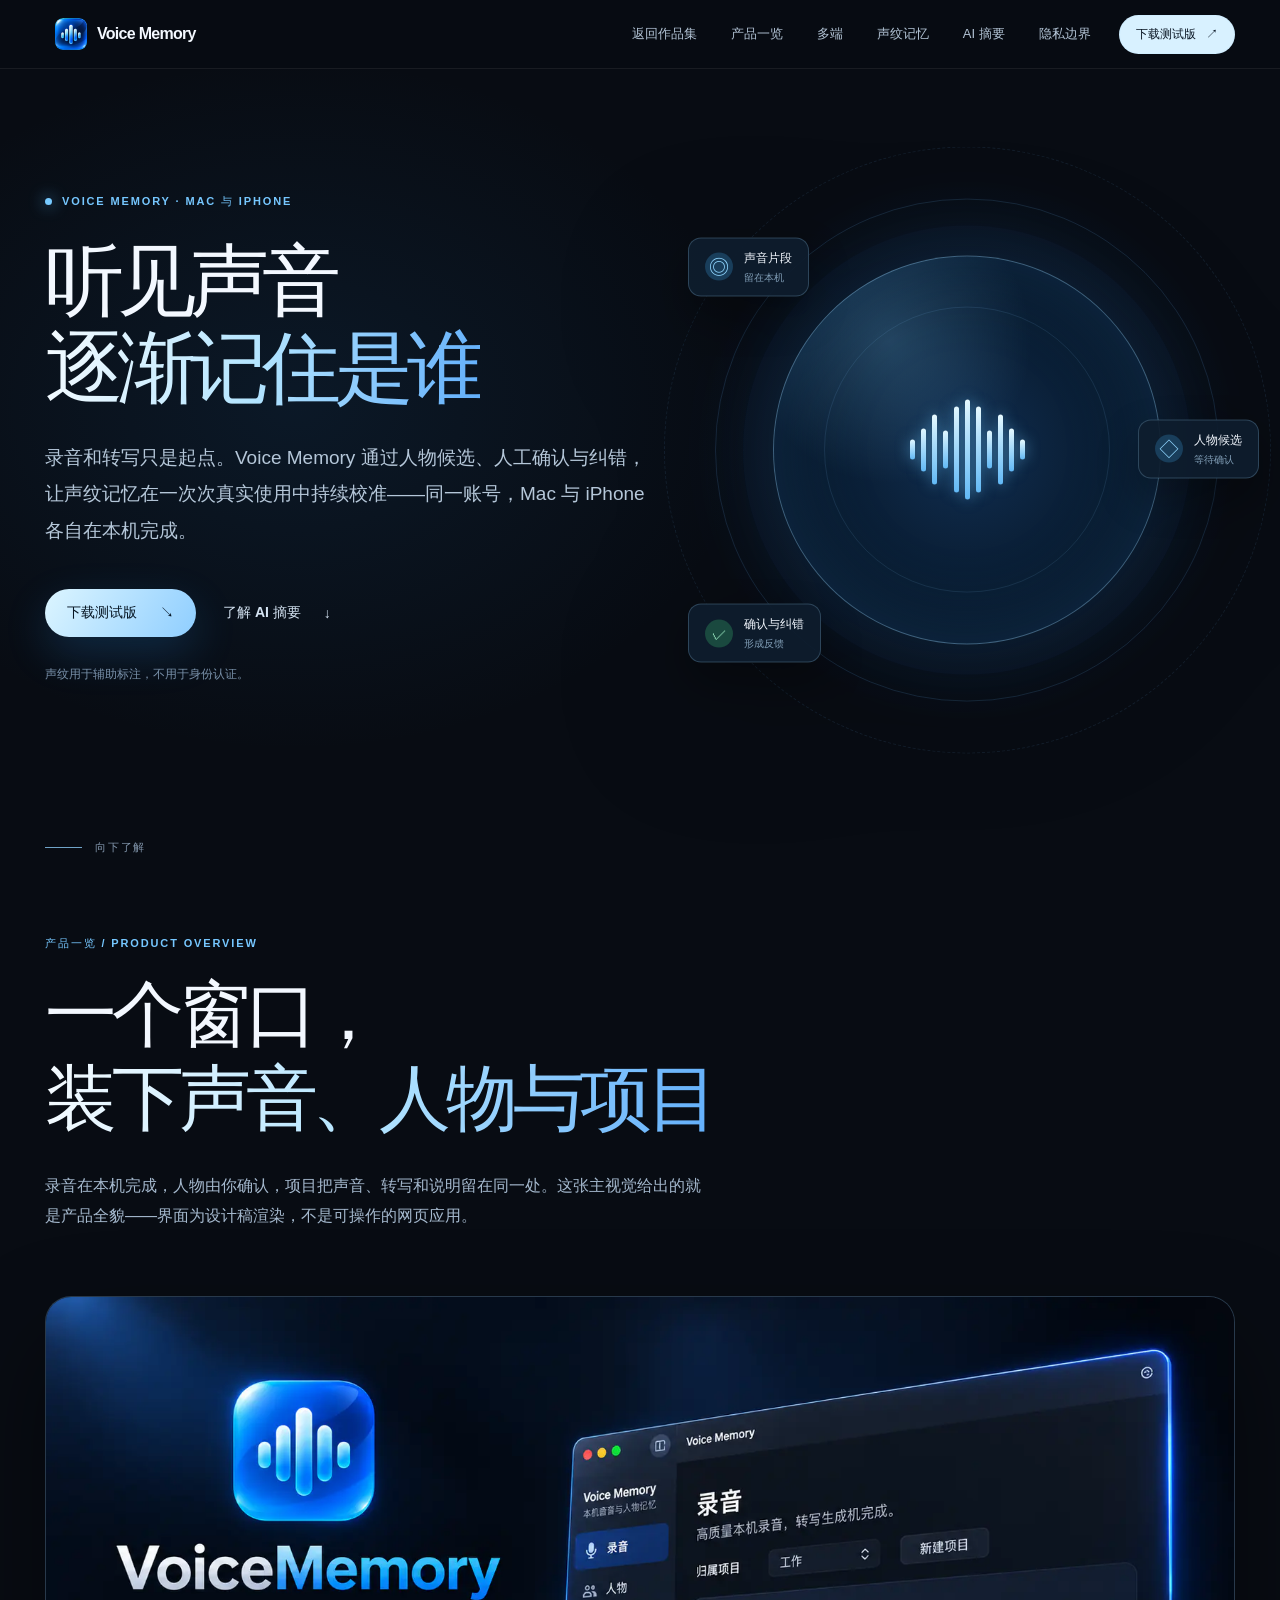
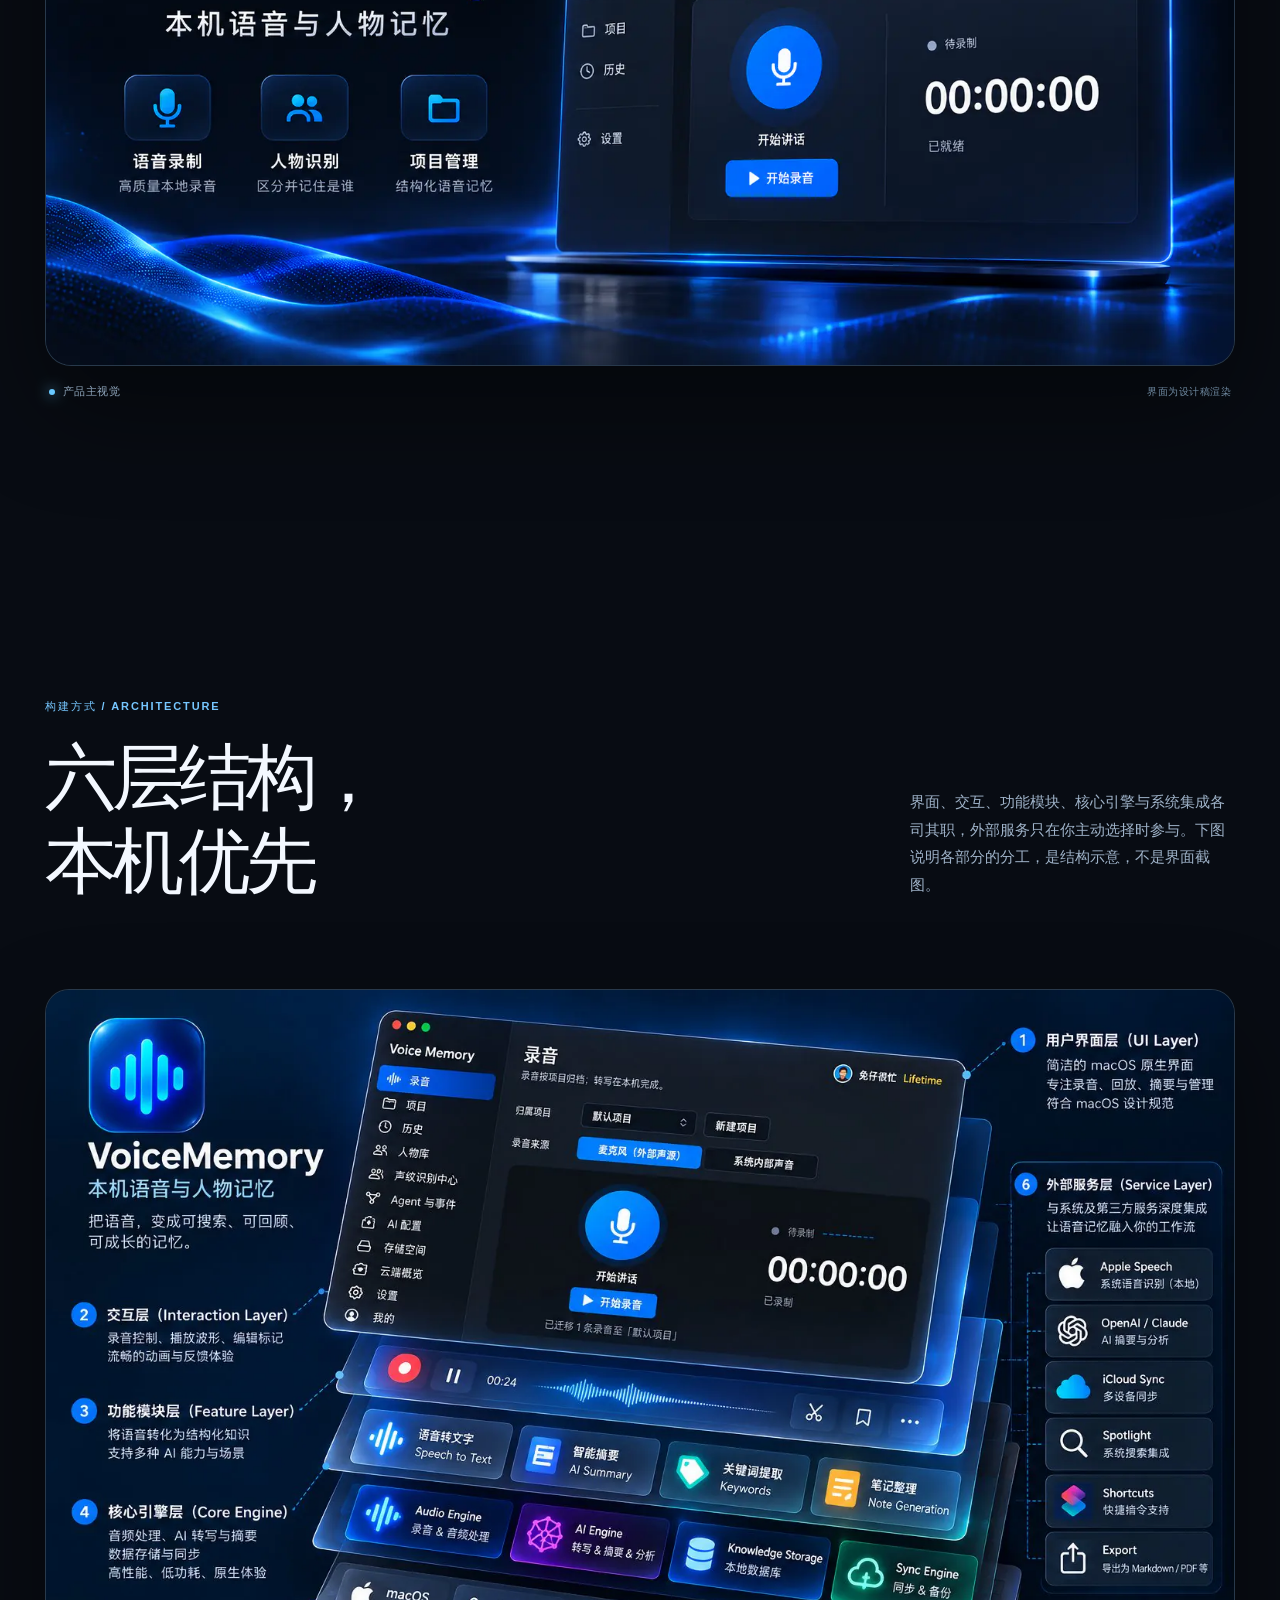
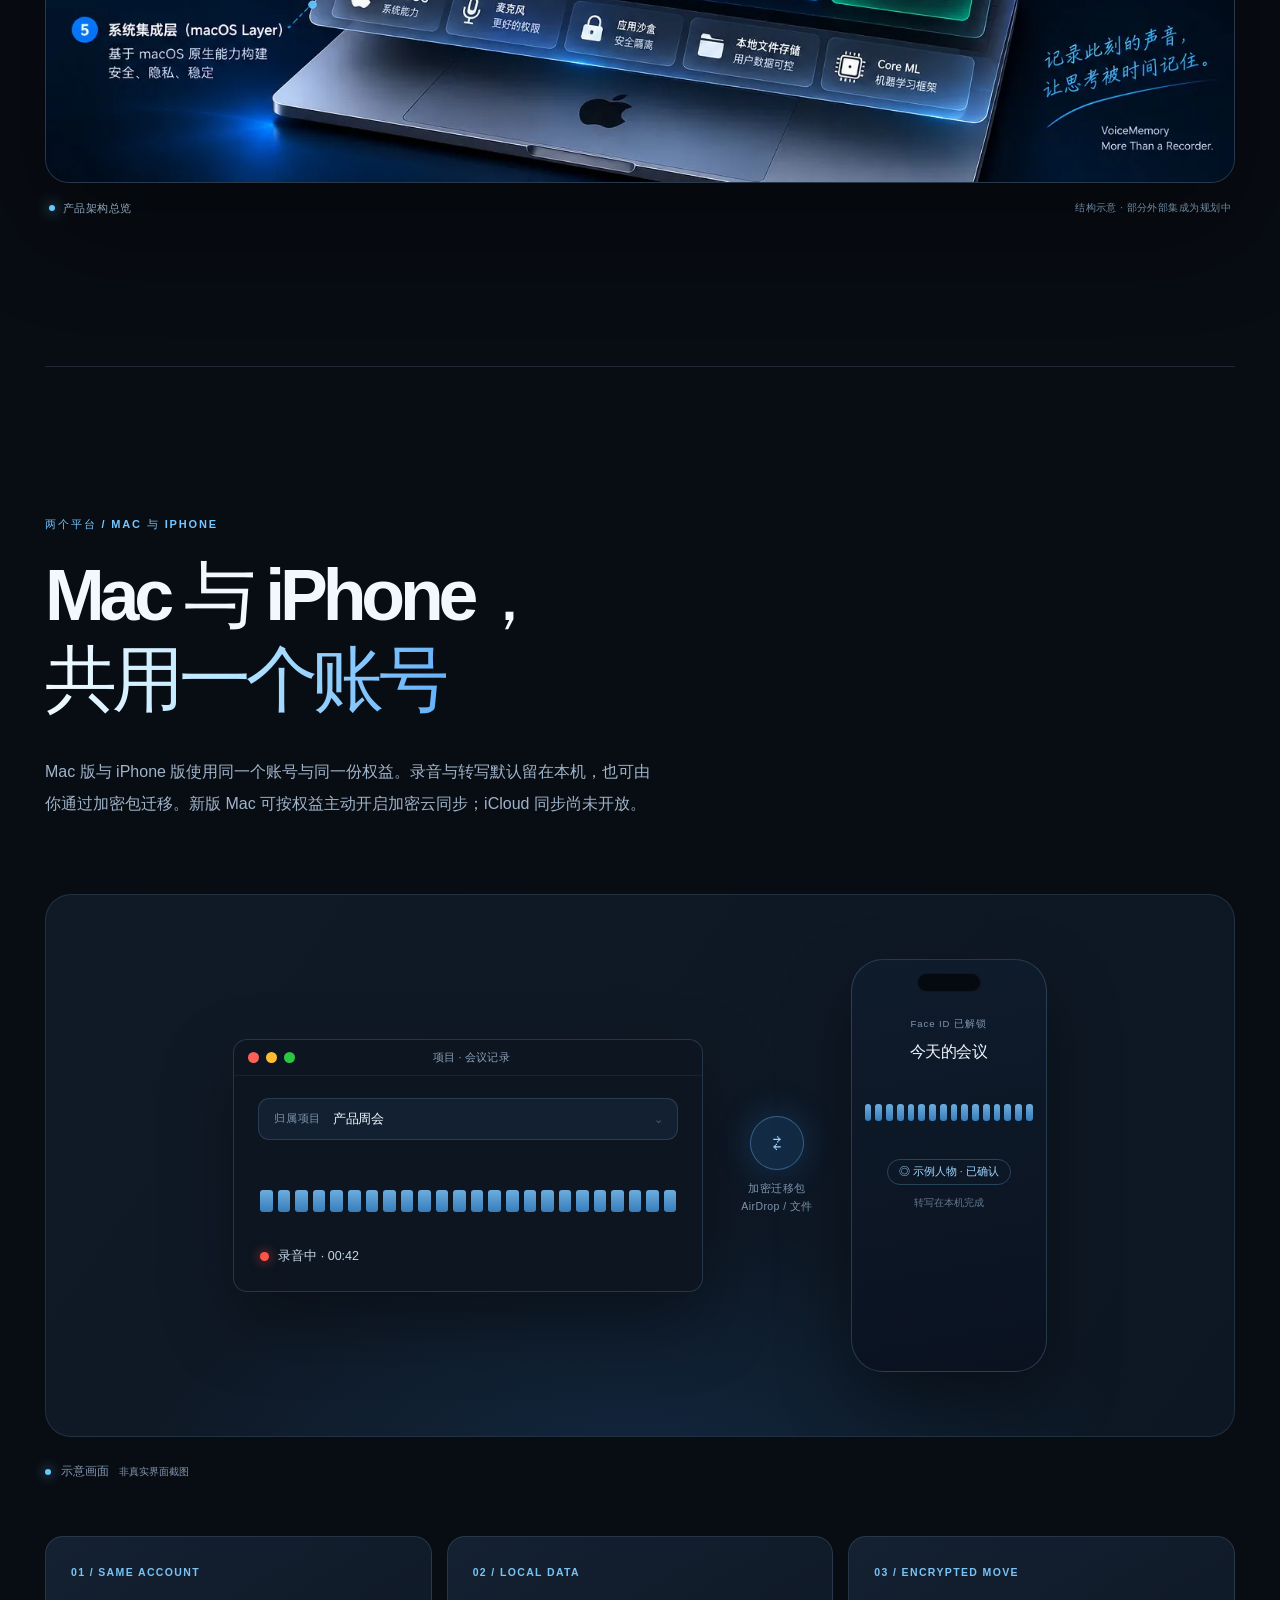
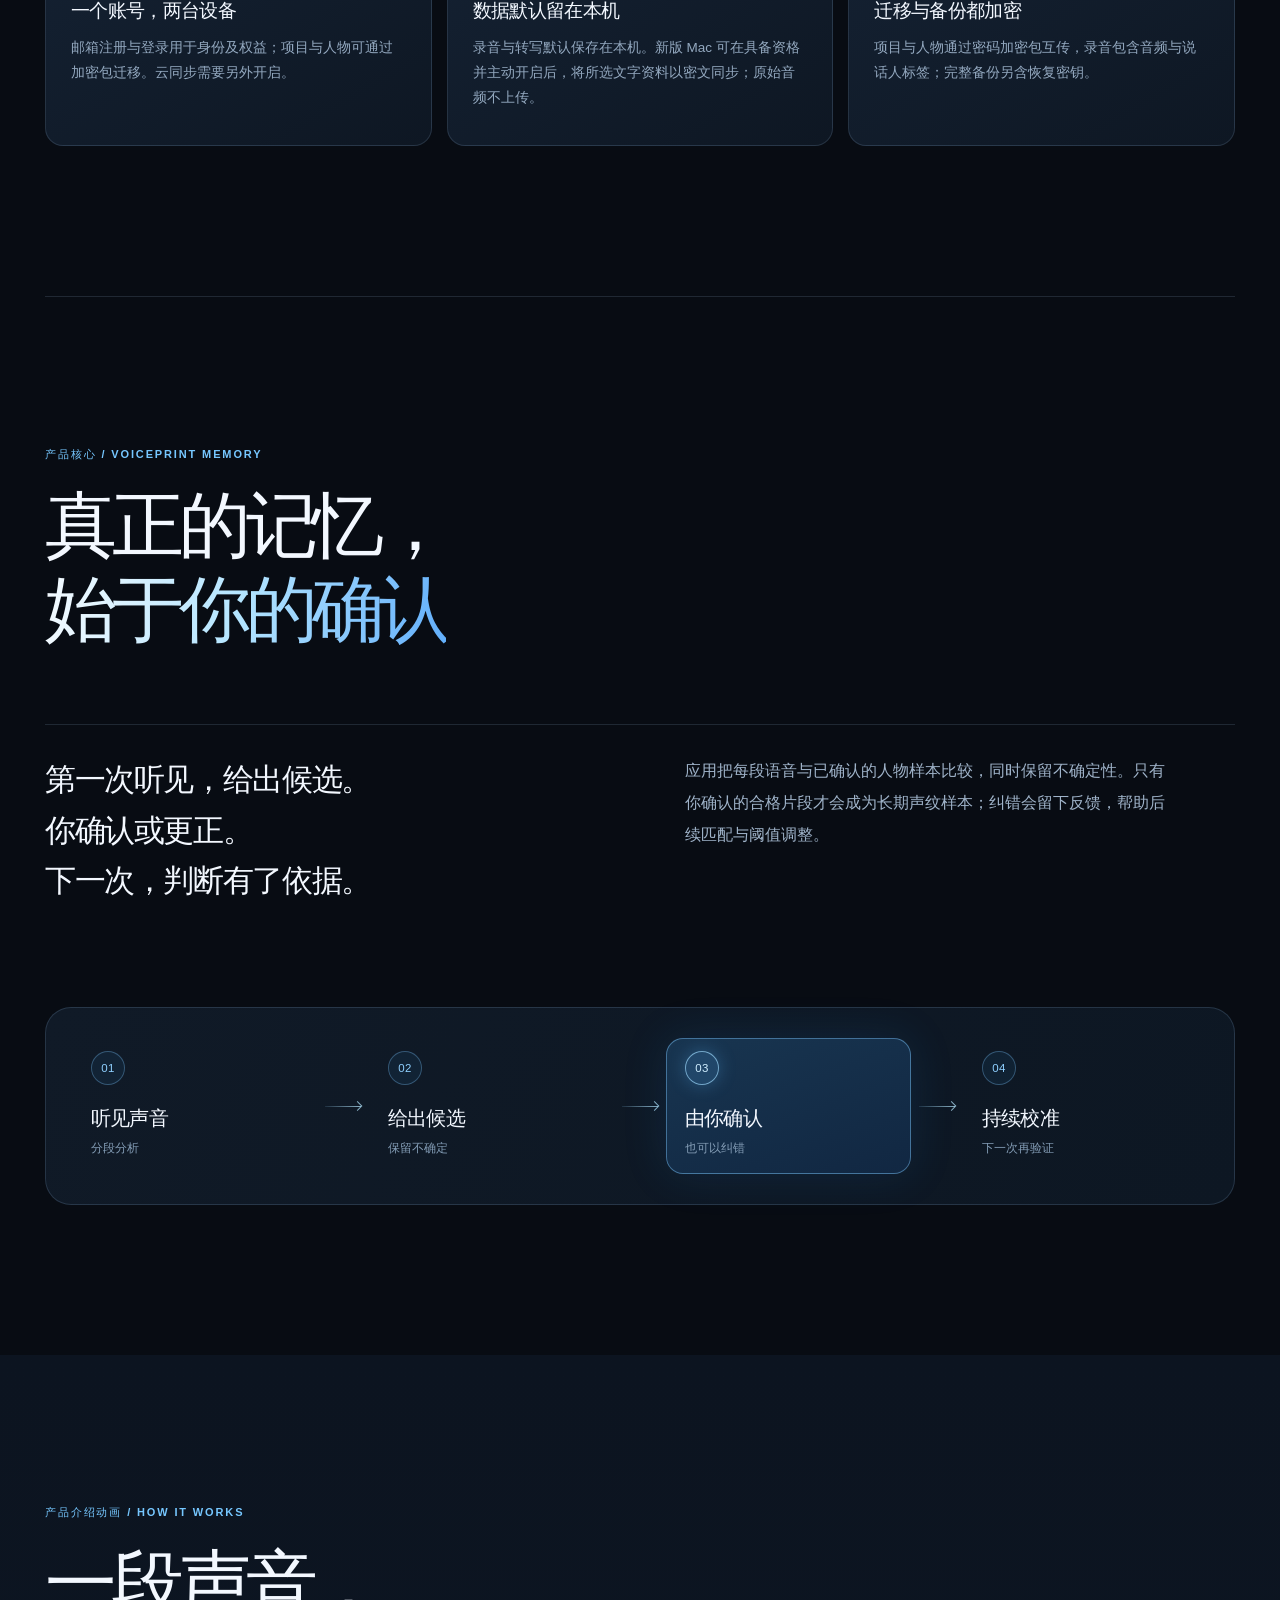
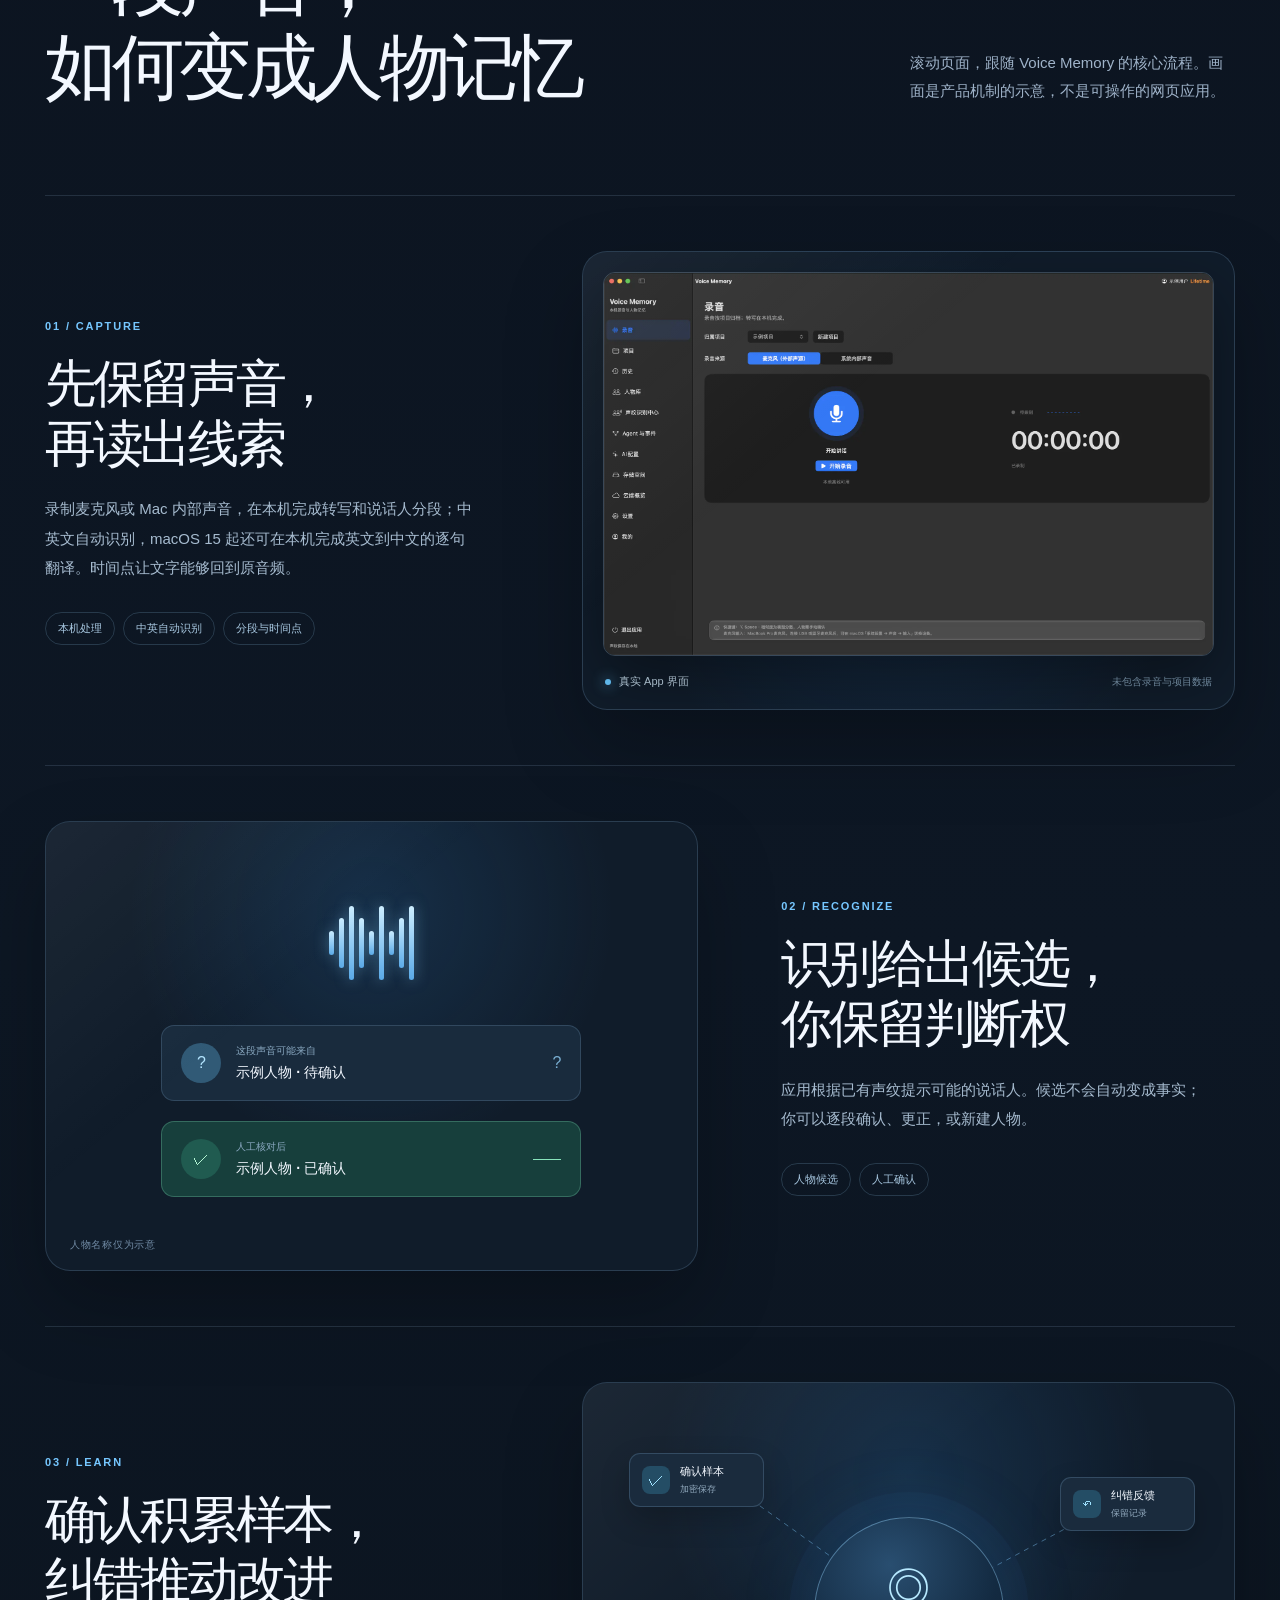
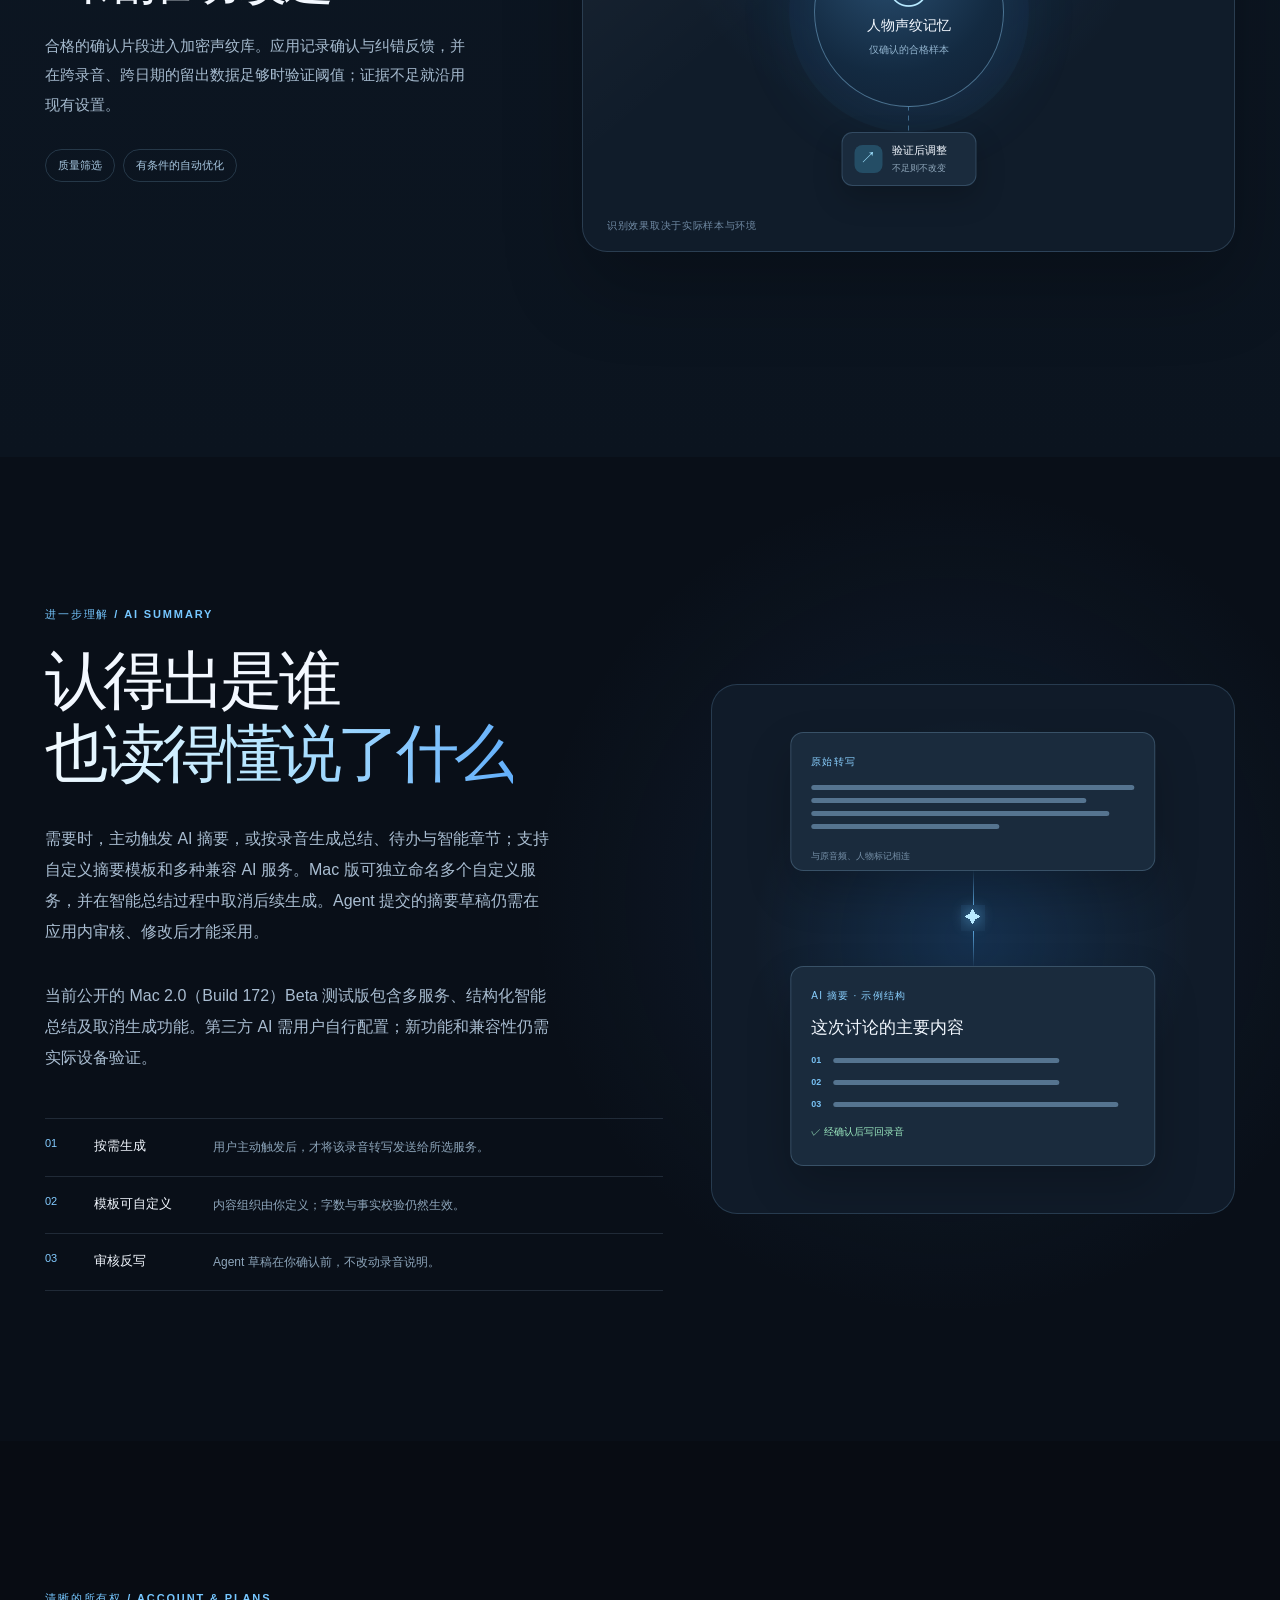
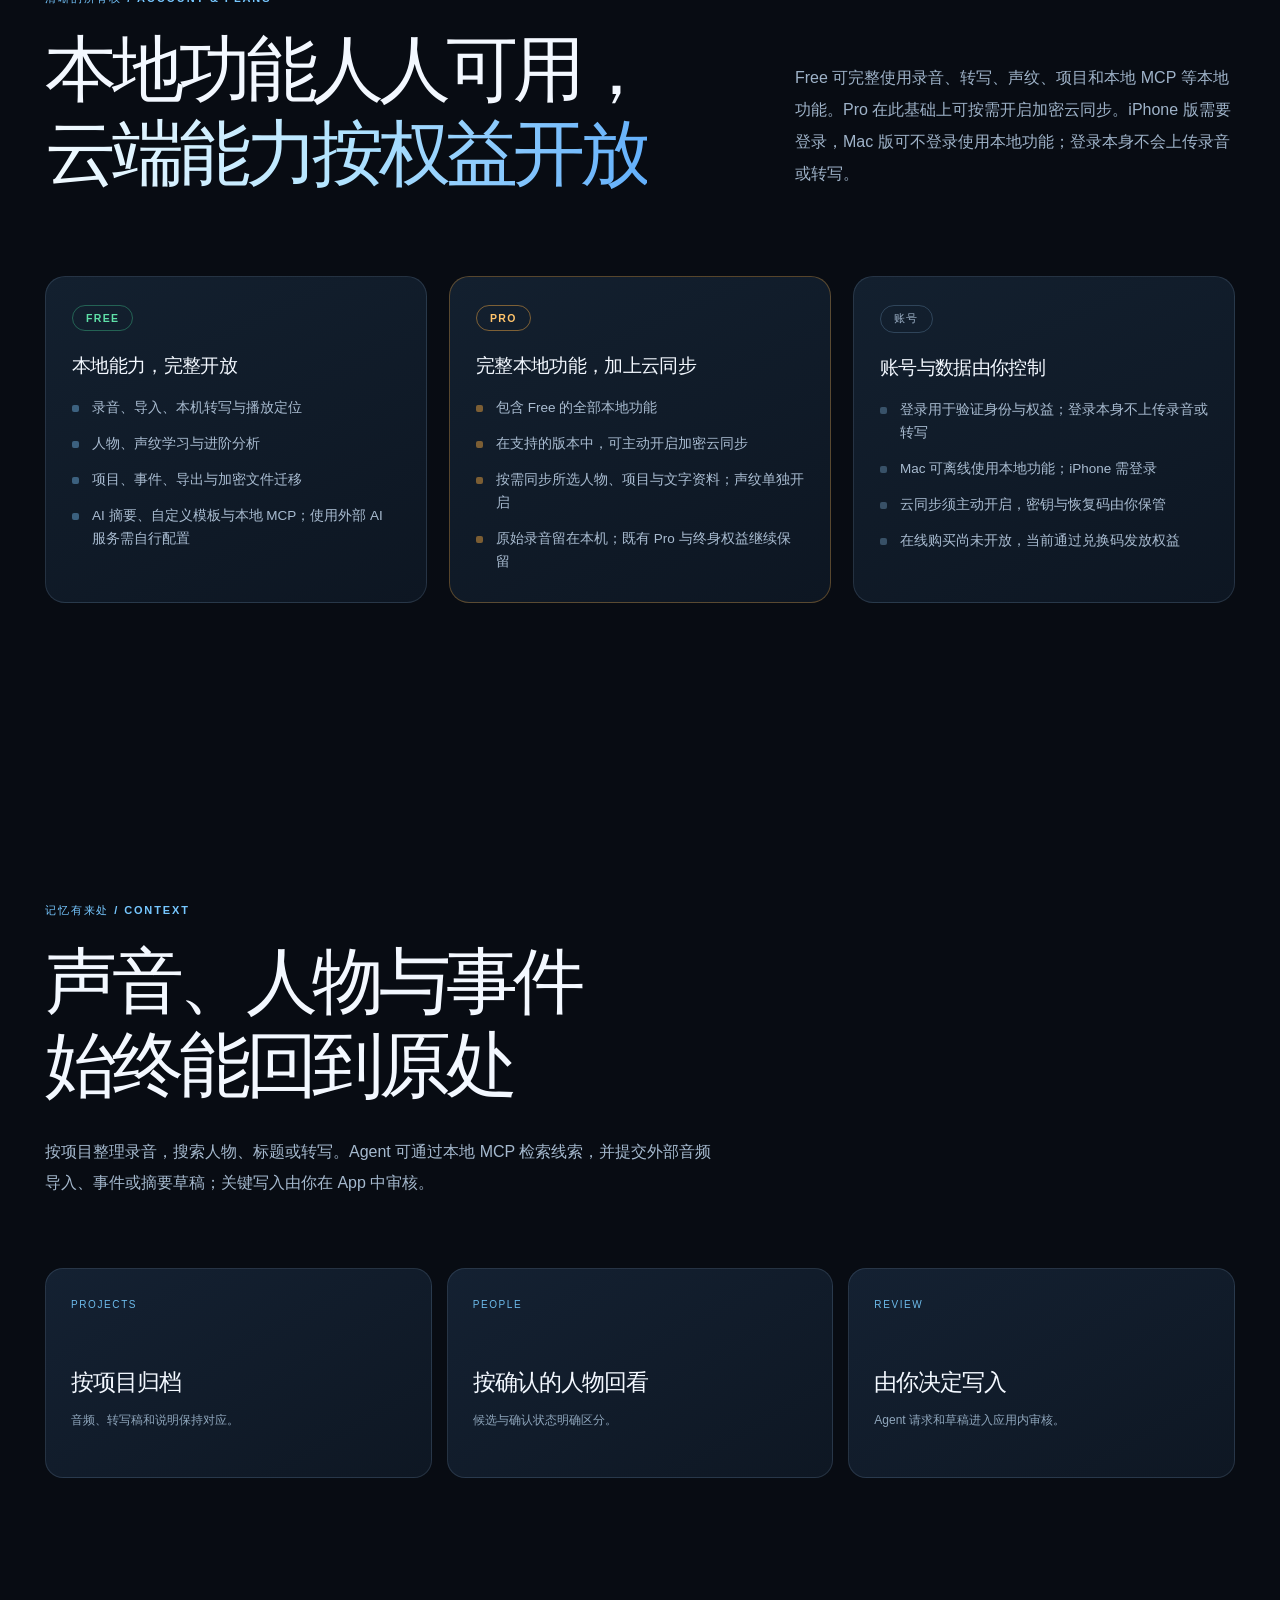
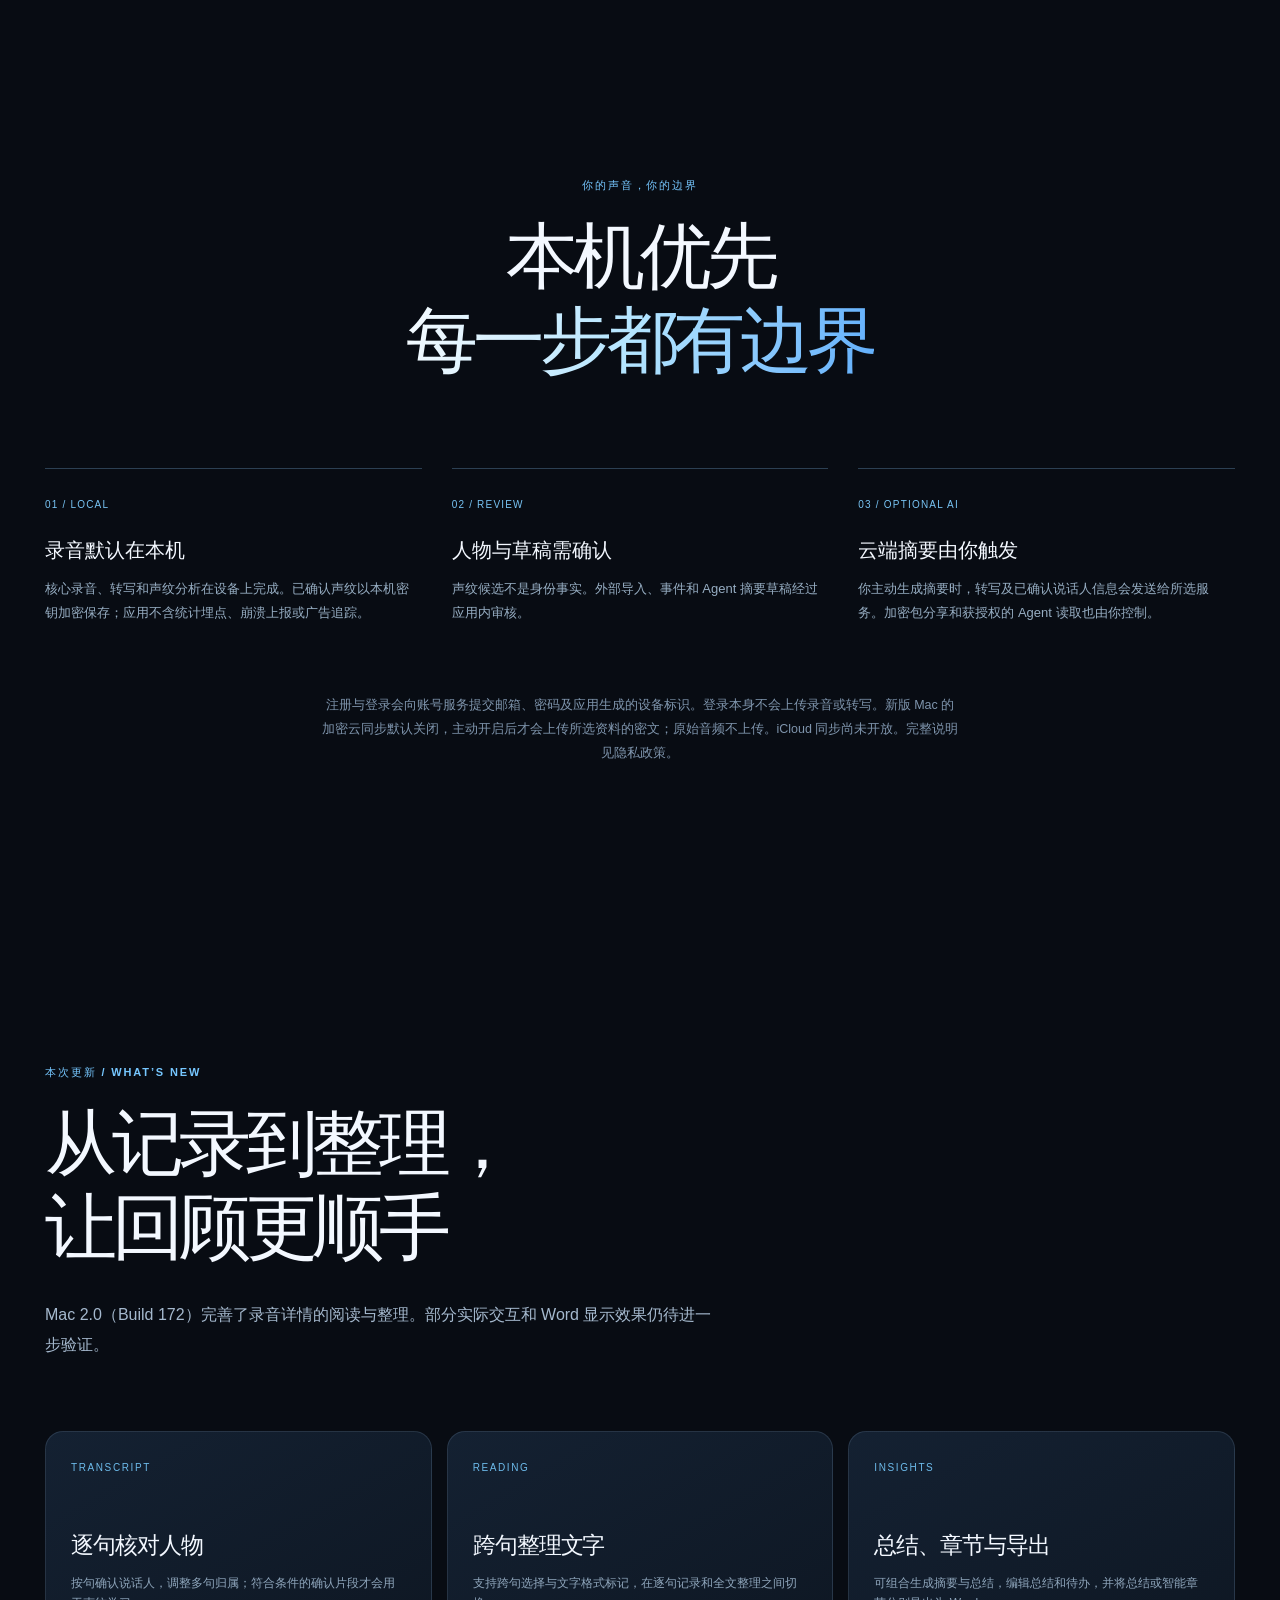
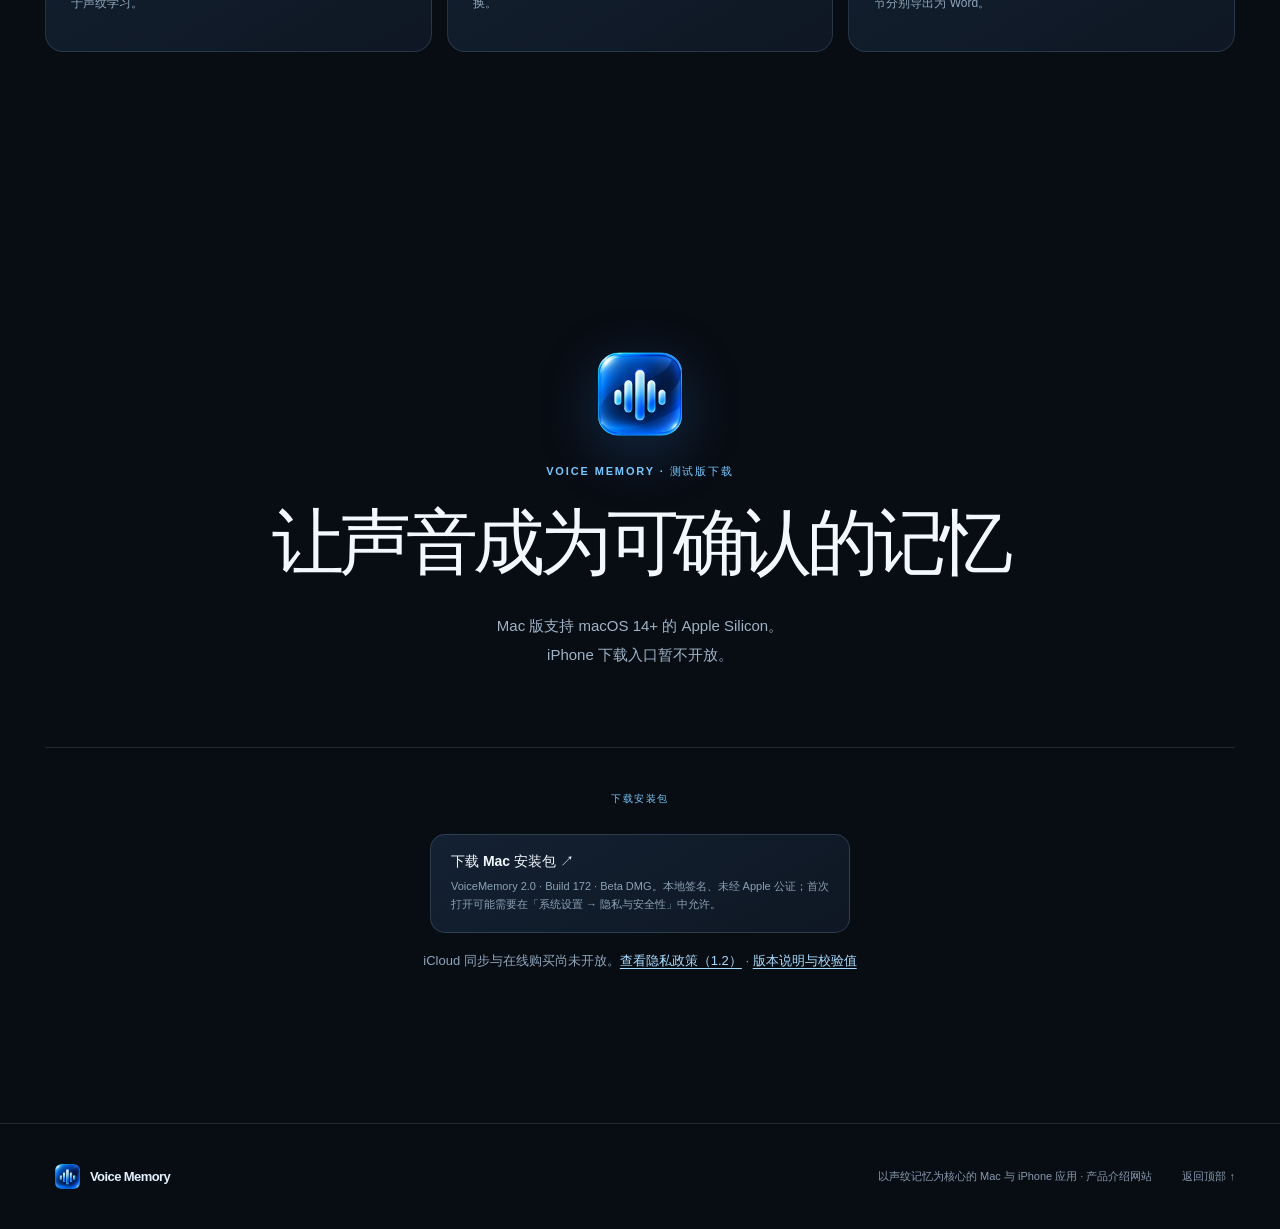
<file: index.html>
<!doctype html>
<html lang="zh-CN">
<head>
  <meta charset="utf-8">
  <meta name="viewport" content="width=device-width, initial-scale=1">
  <meta name="theme-color" content="#080c13">
  <meta name="description" content="Voice Memory 是以声纹记忆为核心的 Mac 与 iPhone 应用：人物候选、人工确认与持续优化，配合本机转写、AI 摘要与跨设备加密迁移。">
  <meta property="og:title" content="Voice Memory · 让声音成为可确认的记忆">
  <meta property="og:description" content="Mac 与 iPhone 上的声纹记忆：本机转写、人工确认、持续校准，以及跨设备加密迁移。">
  <meta property="og:type" content="website">
  <meta property="og:site_name" content="Voice Memory">
  <meta property="og:locale" content="zh_CN">
  <meta property="og:url" content="https://wyihao2010-code.github.io/VoiceMemory-website/">
  <meta property="og:image" content="https://wyihao2010-code.github.io/VoiceMemory-website/assets/og-cover.jpg">
  <meta property="og:image:width" content="1200">
  <meta property="og:image:height" content="630">
  <meta property="og:image:alt" content="Voice Memory 主视觉：品牌标识与「本机语音与人物记忆」三项目标，右侧为录音界面">
  <meta name="twitter:card" content="summary_large_image">
  <meta name="twitter:title" content="Voice Memory · 让声音成为可确认的记忆">
  <meta name="twitter:description" content="Mac 与 iPhone 上的声纹记忆：本机转写、人工确认、持续校准，以及跨设备加密迁移。">
  <meta name="twitter:image" content="https://wyihao2010-code.github.io/VoiceMemory-website/assets/og-cover.jpg">
  <title>Voice Memory — 让声音成为可确认的记忆</title>
  <link rel="canonical" href="https://wyihao2010-code.github.io/VoiceMemory-website/">
  <link rel="icon" type="image/png" sizes="32x32" href="assets/icon-32.png">
  <link rel="apple-touch-icon" sizes="180x180" href="assets/icon-180.png">
  <link rel="stylesheet" href="styles.css?v=20261101-portfolio">
  <script defer src="script.js?v=20261014"></script>
  <script type="application/ld+json">
  {
    "@context": "https://schema.org",
    "@type": "SoftwareApplication",
    "name": "Voice Memory",
    "alternateName": "VoiceMemory",
    "applicationCategory": "MultimediaApplication",
    "operatingSystem": "macOS 14+ (Apple Silicon), iOS 17+",
    "inLanguage": "zh-CN",
    "description": "以声纹记忆为核心的 Mac 与 iPhone 应用：本机录音与转写、人物候选与人工确认、纠错反馈驱动的持续校准、按需触发的 AI 摘要，以及跨设备加密迁移。",
    "url": "https://wyihao2010-code.github.io/VoiceMemory-website/",
    "image": "https://wyihao2010-code.github.io/VoiceMemory-website/assets/og-cover.jpg",
    "softwareRequirements": "macOS 14 或更新版本（Apple Silicon），或 iOS 17 或更新版本",
    "featureList": [
      "本机录音与转写，中英文自动识别",
      "人物候选与人工确认",
      "仅确认的合格片段进入加密声纹库",
      "按需触发的 AI 摘要、结构化总结与审核反写",
      "Mac 与 iPhone 同账号，跨设备加密迁移与备份"
    ]
  }
  </script>
</head>
<body id="top">
  <a class="skip-link" href="#main">跳到主要内容</a>
  <header class="site-header">
    <nav class="nav shell" aria-label="主导航">
      <a class="brand" href="#top" aria-label="Voice Memory 首页"><picture><source srcset="assets/voice-memory-icon.webp" type="image/webp"><img src="assets/voice-memory-icon.png" alt="" width="32" height="32"></picture><span>Voice Memory</span></a>
      <div class="nav-links" id="nav-links"><a href="https://wyihao2010-code.github.io/portfolio/">返回作品集</a><a href="#overview">产品一览</a><a href="#devices">多端</a><a href="#voiceprint">声纹记忆</a><a href="#ai">AI 摘要</a><a href="#privacy">隐私边界</a></div>
      <a class="nav-cta" href="#status">下载测试版 <span aria-hidden="true">↗</span></a>
      <button class="nav-toggle" type="button" aria-expanded="false" aria-controls="nav-links" aria-label="打开导航菜单"><span class="nav-toggle-bars" aria-hidden="true"><i></i><i></i><i></i></span></button>
    </nav>
  </header>

  <main id="main">
    <section class="hero shell" aria-labelledby="hero-title">
      <div class="hero-copy">
        <a class="portfolio-return-mobile" href="https://wyihao2010-code.github.io/portfolio/">← 返回作品集</a>
        <p class="eyebrow"><span class="eyebrow-dot"></span> VOICE MEMORY · MAC 与 IPHONE</p>
        <h1 id="hero-title">听见声音<br><span>逐渐记住是谁</span></h1>
        <p class="hero-lead">录音和转写只是起点。Voice Memory 通过人物候选、人工确认与纠错，让声纹记忆在一次次真实使用中持续校准——同一账号，Mac 与 iPhone 各自在本机完成。</p>
        <div class="hero-actions"><a class="button button-primary" href="#status">下载测试版 <span aria-hidden="true">↘</span></a><a class="button button-text" href="#ai">了解 AI 摘要 <span aria-hidden="true">↓</span></a></div>
        <p class="hero-footnote">声纹用于辅助标注，不用于身份认证。</p>
      </div>
      <div class="hero-art" aria-hidden="true">
        <div class="hero-orbit orbit-one"></div><div class="hero-orbit orbit-two"></div>
        <div class="hero-core"><div class="core-wave"><i></i><i></i><i></i><i></i><i></i><i></i><i></i><i></i><i></i><i></i><i></i></div></div>
        <div class="hero-chip chip-a"><span class="chip-symbol">◎</span><span>声音片段<small>留在本机</small></span></div>
        <div class="hero-chip chip-b"><span class="chip-symbol">◇</span><span>人物候选<small>等待确认</small></span></div>
        <div class="hero-chip chip-c"><span class="chip-symbol check">✓</span><span>确认与纠错<small>形成反馈</small></span></div>
      </div>
      <a class="scroll-cue" href="#voiceprint"><span></span>向下了解</a>
    </section>

    <section class="overview section shell" id="overview" aria-labelledby="overview-title">
      <div class="overview-head" data-reveal>
        <p class="section-kicker">产品一览 / PRODUCT OVERVIEW</p>
        <h2 id="overview-title">一个窗口，<br><em>装下声音、人物与项目</em></h2>
        <p>录音在本机完成，人物由你确认，项目把声音、转写和说明留在同一处。这张主视觉给出的就是产品全貌——界面为设计稿渲染，不是可操作的网页应用。</p>
      </div>
      <figure class="overview-figure" data-reveal>
        <img src="assets/voice-memory-overview.webp" alt="Voice Memory 主视觉：品牌标识与「本机语音与人物记忆」，三项目标为语音录制、人物识别、项目管理；右侧为录音界面，含归属项目选择与开始录音按钮" width="1672" height="941" loading="lazy" decoding="async">
        <figcaption><span class="visual-dot"></span> 产品主视觉 <small>界面为设计稿渲染</small></figcaption>
      </figure>
    </section>

    <section class="arch section shell" id="architecture" aria-labelledby="arch-title">
      <div class="section-heading" data-reveal>
        <div>
          <p class="section-kicker">构建方式 / ARCHITECTURE</p>
          <h2 id="arch-title">六层结构，<br>本机优先</h2>
        </div>
        <p>界面、交互、功能模块、核心引擎与系统集成各司其职，外部服务只在你主动选择时参与。下图说明各部分的分工，是结构示意，不是界面截图。</p>
      </div>
      <figure class="arch-figure" data-reveal>
        <picture><source srcset="assets/architecture.webp" type="image/webp"><img src="assets/architecture.jpg" alt="VoiceMemory 架构总览：用户界面层、交互层、功能模块层、核心引擎层与系统集成层，右侧为可选的外部服务" width="1536" height="1024" loading="lazy" decoding="async"></picture>
        <figcaption><span class="visual-dot"></span> 产品架构总览 <small>结构示意 · 部分外部集成为规划中</small></figcaption>
      </figure>
    </section>

    <section class="devices section shell" id="devices" aria-labelledby="devices-title">
      <div class="devices-heading" data-reveal>
        <p class="section-kicker">两个平台 / MAC 与 IPHONE</p>
        <h2 id="devices-title">Mac 与 iPhone，<br><em>共用一个账号</em></h2>
        <p>Mac 版与 iPhone 版使用同一个账号与同一份权益。录音与转写默认留在本机，也可由你通过加密包迁移。新版 Mac 可按权益主动开启加密云同步；iCloud 同步尚未开放。</p>
      </div>
      <div class="devices-stage" data-reveal aria-label="示意画面：Mac 窗口与 iPhone 之间进行加密的项目、人物与录音迁移">
        <div class="device-mac">
          <div class="device-mac-bar"><i></i><i></i><i></i><span>项目 · 会议记录</span></div>
          <div class="device-mac-body">
            <div class="mini-project"><span class="mini-label">归属项目</span><strong>产品周会</strong><span class="mini-chev">⌄</span></div>
            <div class="mini-wave"><i></i><i></i><i></i><i></i><i></i><i></i><i></i><i></i><i></i><i></i><i></i><i></i><i></i><i></i><i></i><i></i><i></i><i></i><i></i><i></i><i></i><i></i><i></i><i></i></div>
            <div class="mini-record"><span class="mini-dot"></span>录音中 · 00:42</div>
          </div>
        </div>
        <div class="devices-link" aria-hidden="true">
          <span class="link-bolt">⇄</span>
          <div class="link-labels"><small>加密迁移包</small><small>AirDrop / 文件</small></div>
        </div>
        <div class="device-phone">
          <div class="phone-island" aria-hidden="true"></div>
          <div class="device-phone-body">
            <span class="phone-state">Face ID 已解锁</span>
            <strong class="phone-title">今天的会议</strong>
            <div class="mini-wave"><i></i><i></i><i></i><i></i><i></i><i></i><i></i><i></i><i></i><i></i><i></i><i></i><i></i><i></i><i></i><i></i></div>
            <span class="phone-person">◎ 示例人物 · 已确认</span>
            <span class="phone-transcript">转写在本机完成</span>
          </div>
        </div>
      </div>
      <p class="devices-note" data-reveal><span class="visual-dot"></span> 示意画面 <small>非真实界面截图</small></p>
      <div class="devices-cards" data-reveal>
        <div><span>01 / SAME ACCOUNT</span><h3>一个账号，两台设备</h3><p>邮箱注册与登录用于身份及权益；项目与人物可通过加密包迁移。云同步需要另外开启。</p></div>
        <div><span>02 / LOCAL DATA</span><h3>数据默认留在本机</h3><p>录音与转写默认保存在本机。新版 Mac 可在具备资格并主动开启后，将所选文字资料以密文同步；原始音频不上传。</p></div>
        <div><span>03 / ENCRYPTED MOVE</span><h3>迁移与备份都加密</h3><p>项目与人物通过密码加密包互传，录音包含音频与说话人标签；完整备份另含恢复密钥。</p></div>
      </div>
    </section>

    <section class="thesis section shell" id="voiceprint" aria-labelledby="voiceprint-title">
      <p class="section-kicker" data-reveal>产品核心 / VOICEPRINT MEMORY</p>
      <h2 id="voiceprint-title" data-reveal>真正的记忆，<br><em>始于你的确认</em></h2>
      <div class="thesis-grid" data-reveal><p class="thesis-large">第一次听见，给出候选。<br>你确认或更正。<br>下一次，判断有了依据。</p><p>应用把每段语音与已确认的人物样本比较，同时保留不确定性。只有你确认的合格片段才会成为长期声纹样本；纠错会留下反馈，帮助后续匹配与阈值调整。</p></div>
      <div class="loop-diagram" role="img" aria-label="声纹记忆流程：声音片段生成候选，由用户确认或纠错，合格样本进入人物库，后续识别继续接受反馈" data-reveal>
        <div class="loop-node"><span>01</span><strong>听见声音</strong><small>分段分析</small></div><div class="loop-connector"></div>
        <div class="loop-node"><span>02</span><strong>给出候选</strong><small>保留不确定</small></div><div class="loop-connector"></div>
        <div class="loop-node highlight"><span>03</span><strong>由你确认</strong><small>也可以纠错</small></div><div class="loop-connector"></div>
        <div class="loop-node"><span>04</span><strong>持续校准</strong><small>下一次再验证</small></div>
      </div>
    </section>

    <section class="story section" id="workflow" aria-labelledby="workflow-title"><div class="shell">
      <div class="section-heading" data-reveal><div><p class="section-kicker">产品介绍动画 / HOW IT WORKS</p><h2 id="workflow-title">一段声音，<br>如何变成人物记忆</h2></div><p>滚动页面，跟随 Voice Memory 的核心流程。画面是产品机制的示意，不是可操作的网页应用。</p></div>
      <article class="story-row" data-reveal><div class="story-copy"><span class="story-index">01 / CAPTURE</span><h3>先保留声音，<br>再读出线索</h3><p>录制麦克风或 Mac 内部声音，在本机完成转写和说话人分段；中英文自动识别，macOS 15 起还可在本机完成英文到中文的逐句翻译。时间点让文字能够回到原音频。</p><div class="story-detail"><span>本机处理</span><span>中英自动识别</span><span>分段与时间点</span></div></div><div class="visual visual-capture" aria-label="Voice Memory 真实录音界面截图，未包含用户录音、转写与项目数据"><picture><source srcset="assets/app-recording.webp" type="image/webp"><img class="real-screenshot" src="assets/app-recording.png" alt="Voice Memory App 录音页面：左侧为导航，右侧显示归属项目、录音来源与开始录音" loading="lazy" width="1900" height="1193"></picture><div class="screenshot-caption"><span class="visual-dot"></span> 真实 App 界面 <small>未包含录音与项目数据</small></div></div></article>
      <article class="story-row reverse" data-reveal><div class="story-copy"><span class="story-index">02 / RECOGNIZE</span><h3>识别给出候选，<br>你保留判断权</h3><p>应用根据已有声纹提示可能的说话人。候选不会自动变成事实；你可以逐段确认、更正，或新建人物。</p><div class="story-detail"><span>人物候选</span><span>人工确认</span></div></div><div class="visual visual-person" aria-label="示意画面：人物候选经用户确认后成为已确认标注"><div class="person-sound"><span></span><span></span><span></span><span></span><span></span><span></span><span></span><span></span><span></span></div><div class="person-candidate"><span class="candidate-avatar">?</span><div><small>这段声音可能来自</small><strong>示例人物 · 待确认</strong></div><span class="candidate-mark">?</span></div><div class="person-result"><span class="candidate-avatar confirmed">✓</span><div><small>人工核对后</small><strong>示例人物 · 已确认</strong></div><span class="result-line"></span></div><div class="visual-caption">人物名称仅为示意</div></div></article>
      <article class="story-row" data-reveal><div class="story-copy"><span class="story-index">03 / LEARN</span><h3>确认积累样本，<br>纠错推动改进</h3><p>合格的确认片段进入加密声纹库。应用记录确认与纠错反馈，并在跨录音、跨日期的留出数据足够时验证阈值；证据不足就沿用现有设置。</p><div class="story-detail"><span>质量筛选</span><span>有条件的自动优化</span></div></div><div class="visual visual-learn" aria-label="示意画面：经过确认的声纹样本与纠错反馈汇集，进入经过验证的优化流程"><svg class="learn-links" viewBox="0 0 100 100" preserveAspectRatio="none" aria-hidden="true"><line x1="25.9" y1="25" x2="39.7" y2="38.7"/><line x1="75.2" y1="30.3" x2="61.2" y2="40.7"/><line x1="50" y1="76.4" x2="50" y2="67.1"/></svg><div class="learn-center"><span>◎</span><strong>人物声纹记忆</strong><small>仅确认的合格样本</small></div><div class="learn-card learn-one"><span class="learn-icon">✓</span><div><strong>确认样本</strong><small>加密保存</small></div></div><div class="learn-card learn-two"><span class="learn-icon">↶</span><div><strong>纠错反馈</strong><small>保留记录</small></div></div><div class="learn-card learn-three"><span class="learn-icon">↗</span><div><strong>验证后调整</strong><small>不足则不改变</small></div></div><div class="visual-caption">识别效果取决于实际样本与环境</div></div></article>
    </div></section>

    <section class="ai-section section" id="ai" aria-labelledby="ai-title"><div class="shell ai-grid"><div class="ai-copy" data-reveal><p class="section-kicker">进一步理解 / AI SUMMARY</p><h2 id="ai-title">认得出是谁<br><em>也读得懂说了什么</em></h2><p>需要时，主动触发 AI 摘要，或按录音生成总结、待办与智能章节；支持自定义摘要模板和多种兼容 AI 服务。Mac 版可独立命名多个自定义服务，并在智能总结过程中取消后续生成。Agent 提交的摘要草稿仍需在应用内审核、修改后才能采用。</p><p>当前公开的 Mac 2.0（Build 172）Beta 测试版包含多服务、结构化智能总结及取消生成功能。第三方 AI 需用户自行配置；新功能和兼容性仍需实际设备验证。</p><div class="ai-points"><div><span>01</span><strong>按需生成</strong><small>用户主动触发后，才将该录音转写发送给所选服务。</small></div><div><span>02</span><strong>模板可自定义</strong><small>内容组织由你定义；字数与事实校验仍然生效。</small></div><div><span>03</span><strong>审核反写</strong><small>Agent 草稿在你确认前，不改动录音说明。</small></div></div></div><div class="ai-art" data-reveal aria-label="示意画面：录音转写经 AI 生成摘要，审核后关联到原录音"><div class="ai-source"><span>原始转写</span><div class="text-lines"><i></i><i></i><i></i><i></i></div><small>与原音频、人物标记相连</small></div><div class="ai-beam"><span>✦</span></div><div class="ai-summary"><span>AI 摘要 · 示例结构</span><strong>这次讨论的主要内容</strong><div class="summary-line"><b>01</b><i></i></div><div class="summary-line"><b>02</b><i></i></div><div class="summary-line"><b>03</b><i></i></div><div class="summary-review">✓ 经确认后写回录音</div></div></div></div></section>

    <section class="account section shell" id="account" aria-labelledby="account-title">
      <div class="account-heading" data-reveal>
        <div>
          <p class="section-kicker">清晰的所有权 / ACCOUNT &amp; PLANS</p>
          <h2 id="account-title">本地功能人人可用，<br><em>云端能力按权益开放</em></h2>
        </div>
        <p>Free 可完整使用录音、转写、声纹、项目和本地 MCP 等本地功能。Pro 在此基础上可按需开启加密云同步。iPhone 版需要登录，Mac 版可不登录使用本地功能；登录本身不会上传录音或转写。</p>
      </div>
      <div class="account-grid" data-reveal>
        <div class="account-card">
          <div class="plan-tag free">FREE</div>
          <h3>本地能力，完整开放</h3>
          <ul><li>录音、导入、本机转写与播放定位</li><li>人物、声纹学习与进阶分析</li><li>项目、事件、导出与加密文件迁移</li><li>AI 摘要、自定义模板与本地 MCP；使用外部 AI 服务需自行配置</li></ul>
        </div>
        <div class="account-card pro">
          <div class="plan-tag">PRO</div>
          <h3>完整本地功能，加上云同步</h3>
          <ul><li>包含 Free 的全部本地功能</li><li>在支持的版本中，可主动开启加密云同步</li><li>按需同步所选人物、项目与文字资料；声纹单独开启</li><li>原始录音留在本机；既有 Pro 与终身权益继续保留</li></ul>
        </div>
        <div class="account-card note">
          <div class="plan-tag plain">账号</div>
          <h3>账号与数据由你控制</h3>
          <ul><li>登录用于验证身份与权益；登录本身不上传录音或转写</li><li>Mac 可离线使用本地功能；iPhone 需登录</li><li>云同步须主动开启，密钥与恢复码由你保管</li><li>在线购买尚未开放，当前通过兑换码发放权益</li></ul>
        </div>
      </div>
    </section>

    <section class="context section shell" aria-labelledby="context-title"><div class="context-heading" data-reveal><p class="section-kicker">记忆有来处 / CONTEXT</p><h2 id="context-title">声音、人物与事件<br>始终能回到原处</h2><p>按项目整理录音，搜索人物、标题或转写。Agent 可通过本地 MCP 检索线索，并提交外部音频导入、事件或摘要草稿；关键写入由你在 App 中审核。</p></div><div class="context-cards" data-reveal><div><span>PROJECTS</span><strong>按项目归档</strong><p>音频、转写稿和说明保持对应。</p></div><div><span>PEOPLE</span><strong>按确认的人物回看</strong><p>候选与确认状态明确区分。</p></div><div><span>REVIEW</span><strong>由你决定写入</strong><p>Agent 请求和草稿进入应用内审核。</p></div></div></section>

    <section class="privacy section" id="privacy" aria-labelledby="privacy-title"><div class="shell"><div class="privacy-heading" data-reveal><p class="section-kicker">你的声音，你的边界</p><h2 id="privacy-title">本机优先<br><em>每一步都有边界</em></h2></div><div class="privacy-grid" data-reveal><div><span>01 / LOCAL</span><h3>录音默认在本机</h3><p>核心录音、转写和声纹分析在设备上完成。已确认声纹以本机密钥加密保存；应用不含统计埋点、崩溃上报或广告追踪。</p></div><div><span>02 / REVIEW</span><h3>人物与草稿需确认</h3><p>声纹候选不是身份事实。外部导入、事件和 Agent 摘要草稿经过应用内审核。</p></div><div><span>03 / OPTIONAL AI</span><h3>云端摘要由你触发</h3><p>你主动生成摘要时，转写及已确认说话人信息会发送给所选服务。加密包分享和获授权的 Agent 读取也由你控制。</p></div></div><p class="privacy-footnote" data-reveal>注册与登录会向账号服务提交邮箱、密码及应用生成的设备标识。登录本身不会上传录音或转写。新版 Mac 的加密云同步默认关闭，主动开启后才会上传所选资料的密文；原始音频不上传。iCloud 同步尚未开放。完整说明见隐私政策。</p></div></section>

    <section class="context section shell" id="development" aria-labelledby="development-title">
      <div class="context-heading" data-reveal>
        <p class="section-kicker">本次更新 / WHAT’S NEW</p>
        <h2 id="development-title">从记录到整理，<br>让回顾更顺手</h2>
        <p>Mac 2.0（Build 172）完善了录音详情的阅读与整理。部分实际交互和 Word 显示效果仍待进一步验证。</p>
      </div>
      <div class="context-cards" data-reveal>
        <div><span>TRANSCRIPT</span><strong>逐句核对人物</strong><p>按句确认说话人，调整多句归属；符合条件的确认片段才会用于声纹学习。</p></div>
        <div><span>READING</span><strong>跨句整理文字</strong><p>支持跨句选择与文字格式标记，在逐句记录和全文整理之间切换。</p></div>
        <div><span>INSIGHTS</span><strong>总结、章节与导出</strong><p>可组合生成摘要与总结，编辑总结和待办，并将总结或智能章节分别导出为 Word。</p></div>
      </div>
    </section>

    <section class="closing section shell" id="status" aria-labelledby="download-title">
      <picture><source srcset="assets/voice-memory-icon.webp" type="image/webp"><img src="assets/voice-memory-icon.png" alt="Voice Memory 应用图标" width="84" height="84" data-reveal></picture>
      <p class="section-kicker" data-reveal>VOICE MEMORY · 测试版下载</p>
      <h2 id="download-title" data-reveal>让声音成为可确认的记忆</h2>
      <p data-reveal>Mac 版支持 macOS 14+ 的 Apple Silicon。<br>iPhone 下载入口暂不开放。</p>
      <div class="updates" data-reveal>
        <span class="updates-label">下载安装包</span>
        <div class="updates-links">
          <a href="https://github.com/wyihao2010-code/VoiceMemory-website/releases/download/v2.0-beta.2/VoiceMemory-2.0-Build172.dmg"><strong>下载 Mac 安装包 ↗</strong><small>VoiceMemory 2.0 · Build 172 · Beta DMG。本地签名、未经 Apple 公证；首次打开可能需要在「系统设置 → 隐私与安全性」中允许。</small></a>
        </div>
        <p>iCloud 同步与在线购买尚未开放。<a href="privacy-policy.html">查看隐私政策（1.2）</a> · <a href="https://github.com/wyihao2010-code/VoiceMemory-website/releases/tag/v2.0-beta.2">版本说明与校验值</a></p>
      </div>
    </section>
  </main>
  <footer class="footer"><div class="shell footer-inner"><a class="brand" href="#top"><picture><source srcset="assets/voice-memory-icon.webp" type="image/webp"><img src="assets/voice-memory-icon.png" alt="" width="25" height="25"></picture><span>Voice Memory</span></a><p>以声纹记忆为核心的 Mac 与 iPhone 应用 · 产品介绍网站</p><a href="#top">返回顶部 ↑</a></div></footer>
</body>
</html>
</file>
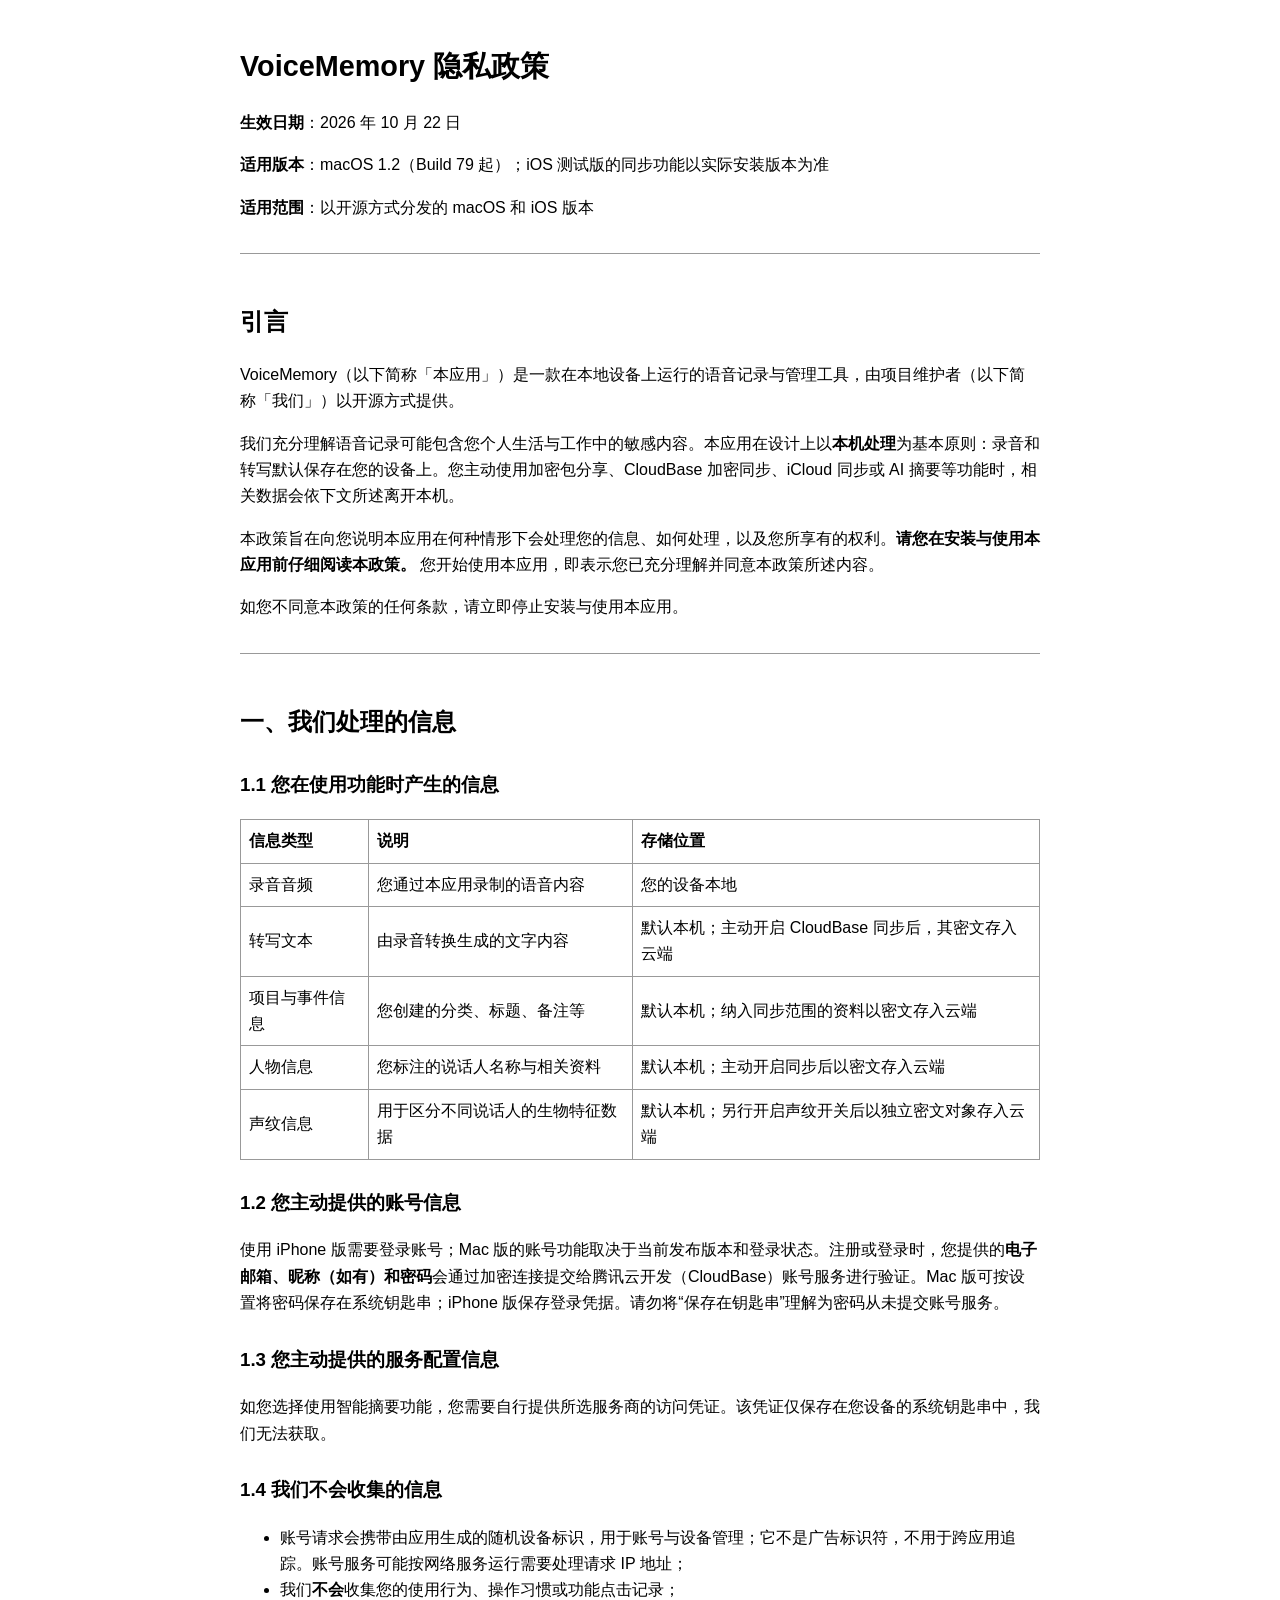
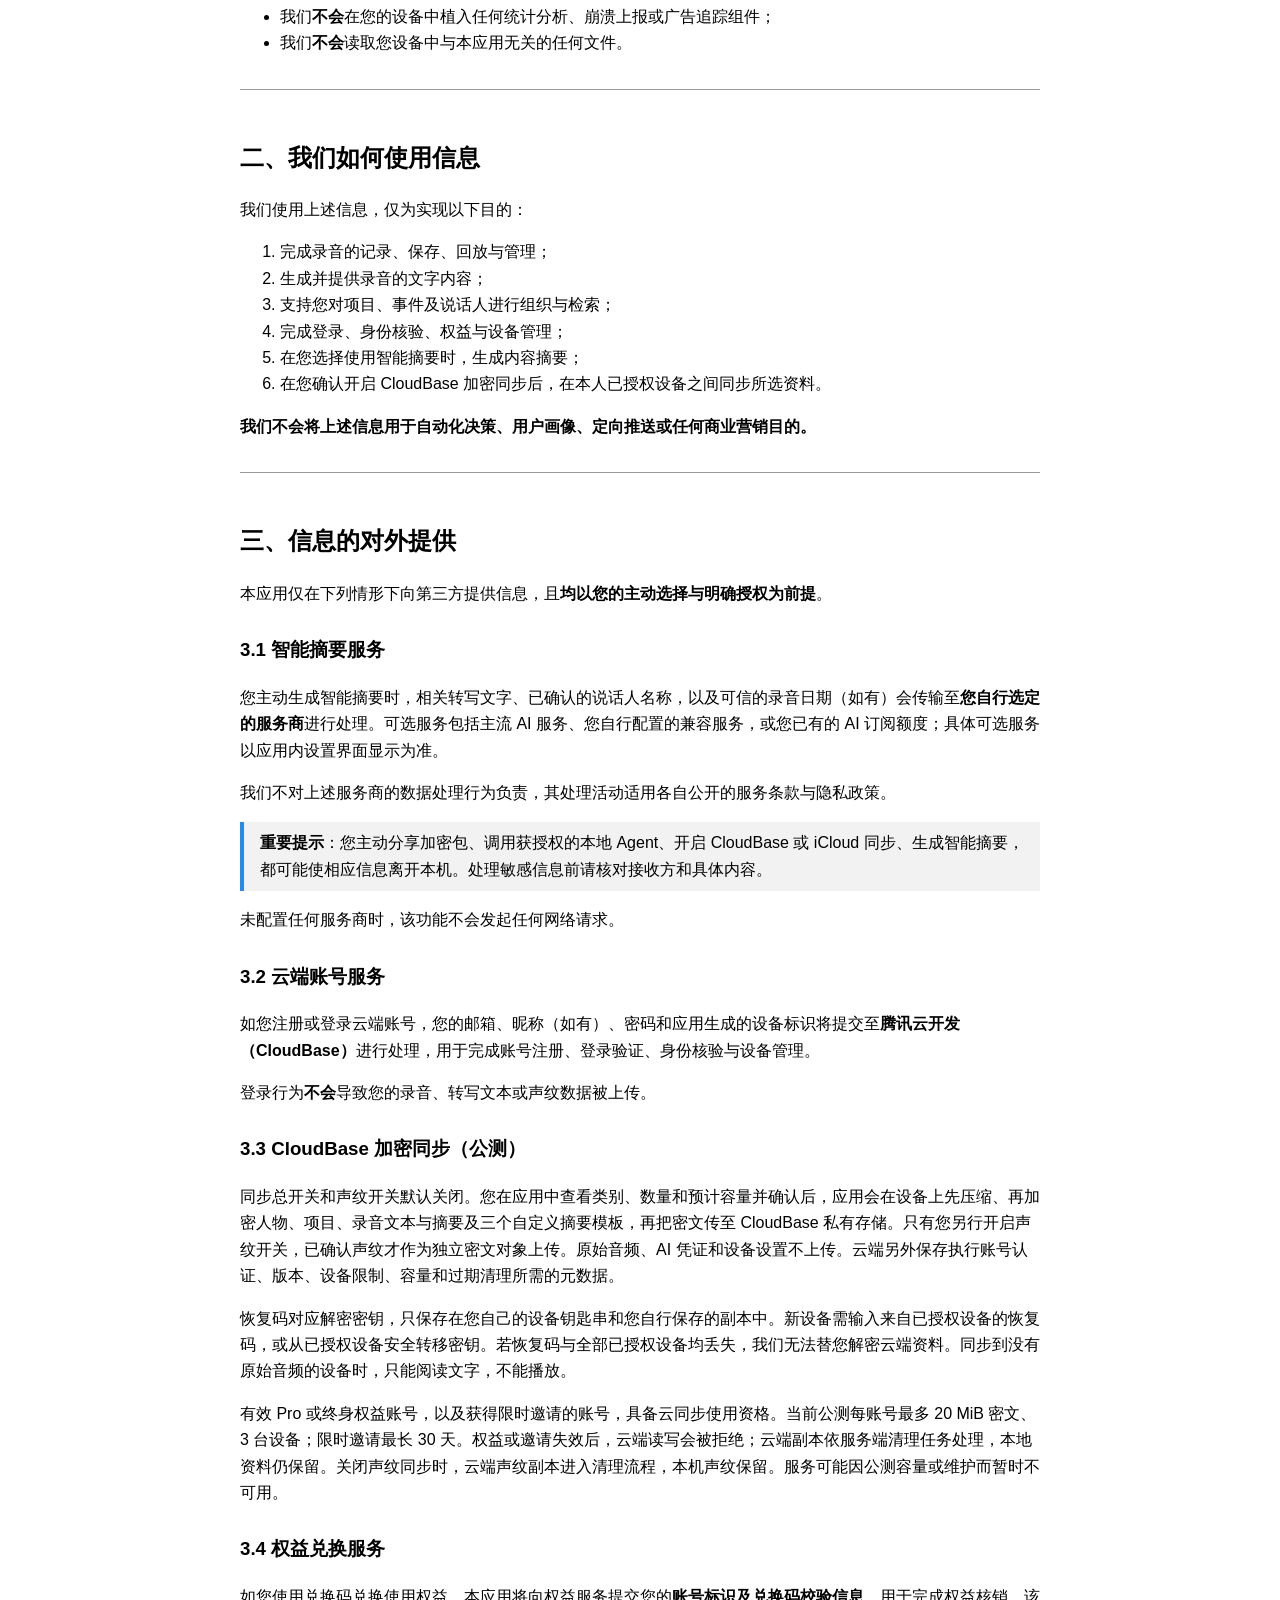
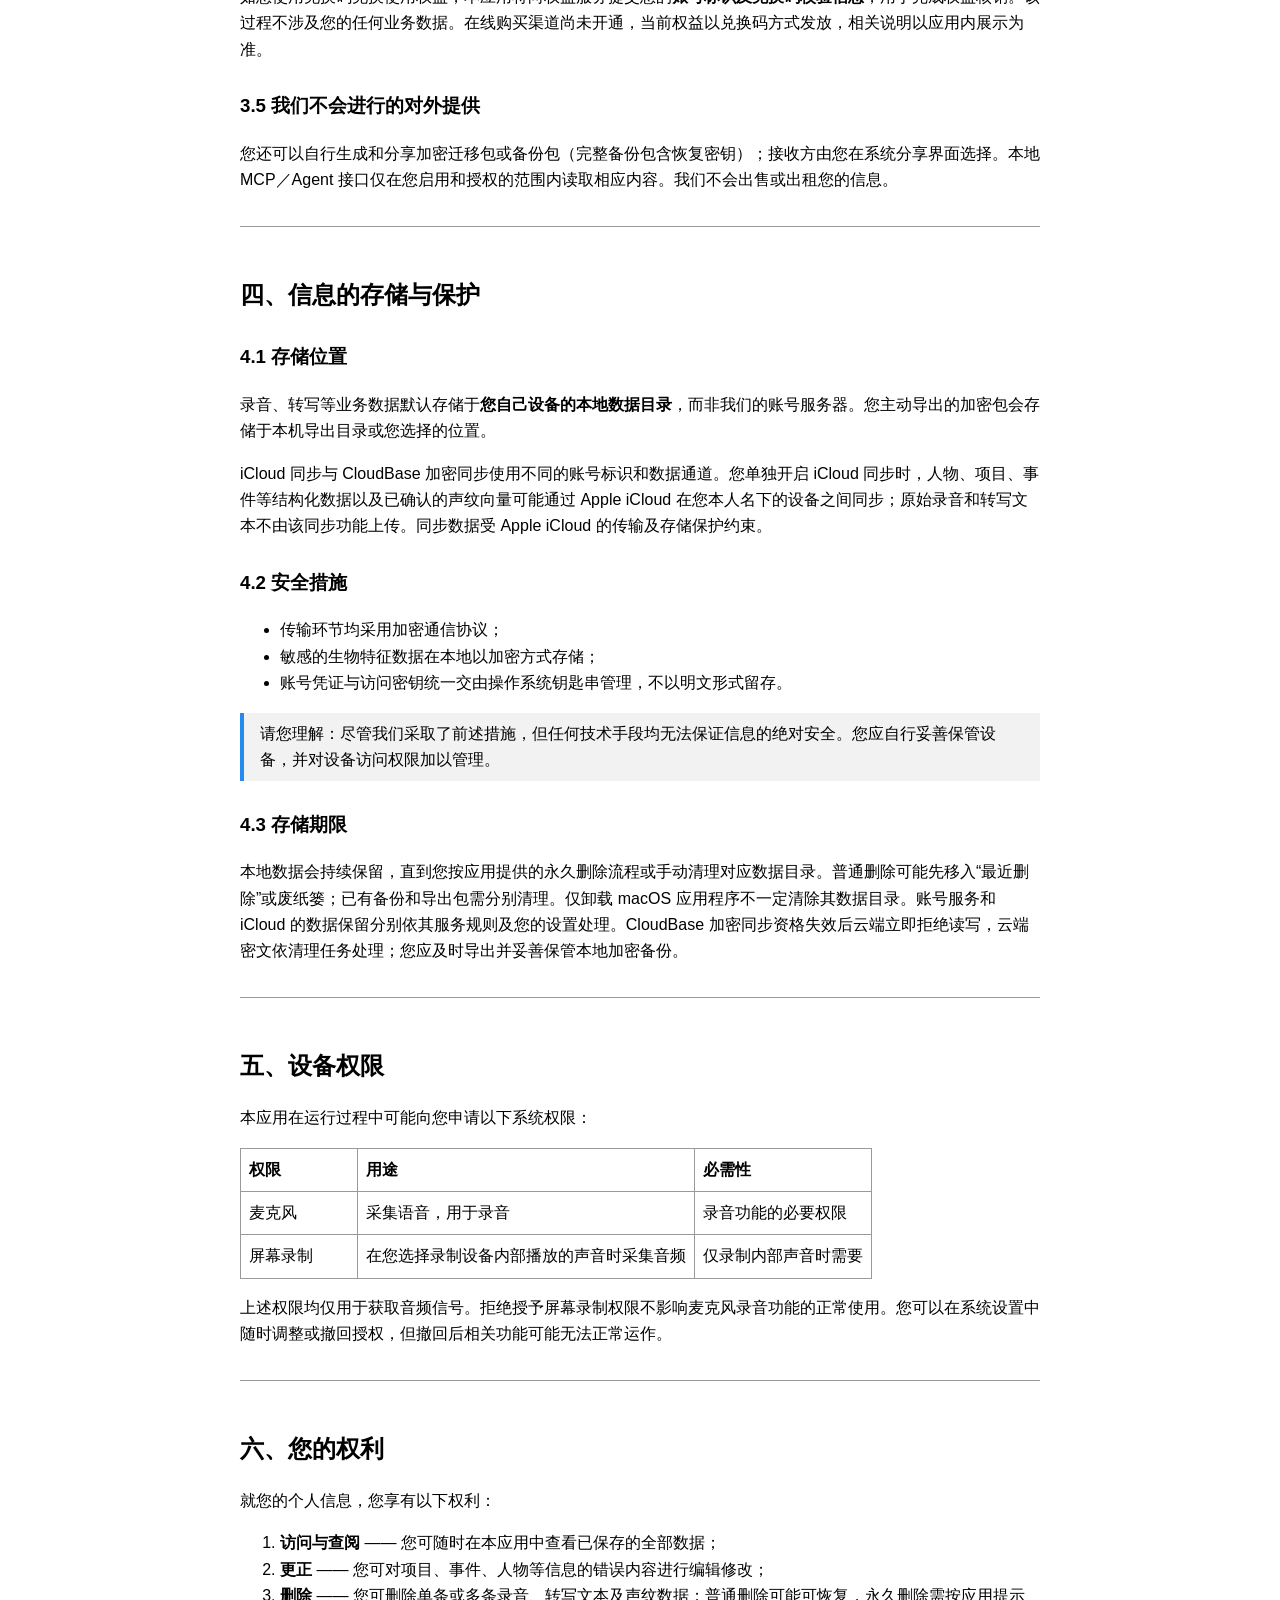
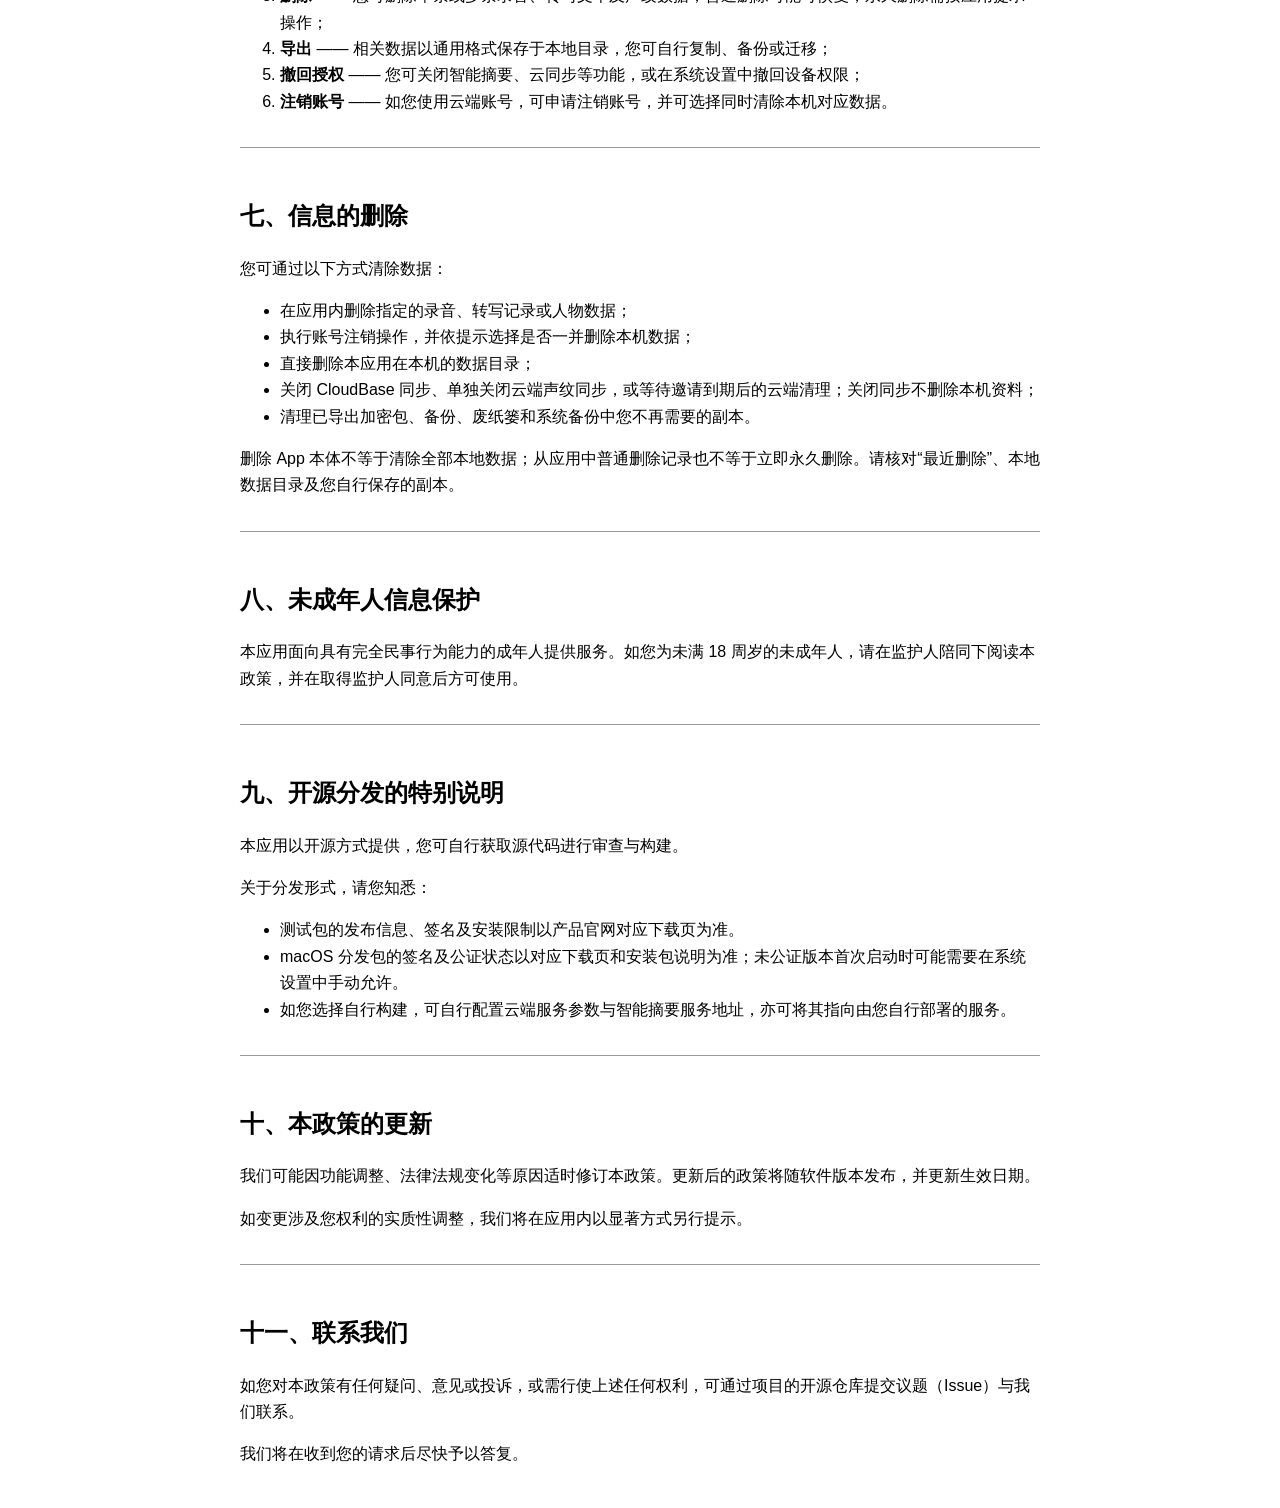
<file: privacy-policy.html>
<!doctype html><html lang="zh-CN"><head><meta charset="utf-8"><meta name="viewport" content="width=device-width,initial-scale=1"><title>VoiceMemory 隐私政策</title><style>
:root{color-scheme:light dark}body{font:16px/1.65 -apple-system,BlinkMacSystemFont,sans-serif;max-width:800px;margin:auto;padding:24px;color:CanvasText;background:Canvas}h1{font-size:1.8em}h2{margin-top:2em}h3{margin-top:1.5em}p,li{overflow-wrap:anywhere}table{border-collapse:collapse;display:block;overflow-x:auto;width:100%}th,td{border:1px solid #999;padding:8px;text-align:left;min-width:100px}blockquote{margin:1em 0;padding:.5em 1em;border-left:4px solid #2589ee;background:rgba(128,128,128,.1)}hr{border:0;border-top:1px solid #999;margin:2em 0}
</style></head><body><h1>VoiceMemory 隐私政策</h1>
<p><strong>生效日期</strong>：2026 年 10 月 22 日</p>
<p><strong>适用版本</strong>：macOS 1.2（Build 79 起）；iOS 测试版的同步功能以实际安装版本为准</p>
<p><strong>适用范围</strong>：以开源方式分发的 macOS 和 iOS 版本</p>
<hr>
<h2>引言</h2>
<p>VoiceMemory（以下简称「本应用」）是一款在本地设备上运行的语音记录与管理工具，由项目维护者（以下简称「我们」）以开源方式提供。</p>
<p>我们充分理解语音记录可能包含您个人生活与工作中的敏感内容。本应用在设计上以<strong>本机处理</strong>为基本原则：录音和转写默认保存在您的设备上。您主动使用加密包分享、CloudBase 加密同步、iCloud 同步或 AI 摘要等功能时，相关数据会依下文所述离开本机。</p>
<p>本政策旨在向您说明本应用在何种情形下会处理您的信息、如何处理，以及您所享有的权利。<strong>请您在安装与使用本应用前仔细阅读本政策。</strong> 您开始使用本应用，即表示您已充分理解并同意本政策所述内容。</p>
<p>如您不同意本政策的任何条款，请立即停止安装与使用本应用。</p>
<hr>
<h2>一、我们处理的信息</h2>
<h3>1.1 您在使用功能时产生的信息</h3>
<table><thead><tr><th>信息类型</th><th>说明</th><th>存储位置</th></tr></thead><tbody>
<tr><td>录音音频</td><td>您通过本应用录制的语音内容</td><td>您的设备本地</td></tr>
<tr><td>转写文本</td><td>由录音转换生成的文字内容</td><td>默认本机；主动开启 CloudBase 同步后，其密文存入云端</td></tr>
<tr><td>项目与事件信息</td><td>您创建的分类、标题、备注等</td><td>默认本机；纳入同步范围的资料以密文存入云端</td></tr>
<tr><td>人物信息</td><td>您标注的说话人名称与相关资料</td><td>默认本机；主动开启同步后以密文存入云端</td></tr>
<tr><td>声纹信息</td><td>用于区分不同说话人的生物特征数据</td><td>默认本机；另行开启声纹开关后以独立密文对象存入云端</td></tr>
</tbody></table>
<h3>1.2 您主动提供的账号信息</h3>
<p>使用 iPhone 版需要登录账号；Mac 版的账号功能取决于当前发布版本和登录状态。注册或登录时，您提供的<strong>电子邮箱、昵称（如有）和密码</strong>会通过加密连接提交给腾讯云开发（CloudBase）账号服务进行验证。Mac 版可按设置将密码保存在系统钥匙串；iPhone 版保存登录凭据。请勿将“保存在钥匙串”理解为密码从未提交账号服务。</p>
<h3>1.3 您主动提供的服务配置信息</h3>
<p>如您选择使用智能摘要功能，您需要自行提供所选服务商的访问凭证。该凭证仅保存在您设备的系统钥匙串中，我们无法获取。</p>
<h3>1.4 我们不会收集的信息</h3>
<ul>
<li>账号请求会携带由应用生成的随机设备标识，用于账号与设备管理；它不是广告标识符，不用于跨应用追踪。账号服务可能按网络服务运行需要处理请求 IP 地址；</li>
<li>我们<strong>不会</strong>收集您的使用行为、操作习惯或功能点击记录；</li>
<li>我们<strong>不会</strong>在您的设备中植入任何统计分析、崩溃上报或广告追踪组件；</li>
<li>我们<strong>不会</strong>读取您设备中与本应用无关的任何文件。</li>
</ul>
<hr>
<h2>二、我们如何使用信息</h2>
<p>我们使用上述信息，仅为实现以下目的：</p>
<ol>
<li>完成录音的记录、保存、回放与管理；</li>
<li>生成并提供录音的文字内容；</li>
<li>支持您对项目、事件及说话人进行组织与检索；</li>
<li>完成登录、身份核验、权益与设备管理；</li>
<li>在您选择使用智能摘要时，生成内容摘要；</li>
<li>在您确认开启 CloudBase 加密同步后，在本人已授权设备之间同步所选资料。</li>
</ol>
<p><strong>我们不会将上述信息用于自动化决策、用户画像、定向推送或任何商业营销目的。</strong></p>
<hr>
<h2>三、信息的对外提供</h2>
<p>本应用仅在下列情形下向第三方提供信息，且<strong>均以您的主动选择与明确授权为前提</strong>。</p>
<h3>3.1 智能摘要服务</h3>
<p>您主动生成智能摘要时，相关转写文字、已确认的说话人名称，以及可信的录音日期（如有）会传输至<strong>您自行选定的服务商</strong>进行处理。可选服务包括主流 AI 服务、您自行配置的兼容服务，或您已有的 AI 订阅额度；具体可选服务以应用内设置界面显示为准。</p>
<p>我们不对上述服务商的数据处理行为负责，其处理活动适用各自公开的服务条款与隐私政策。</p>
<blockquote><strong>重要提示</strong>：您主动分享加密包、调用获授权的本地 Agent、开启 CloudBase 或 iCloud 同步、生成智能摘要，都可能使相应信息离开本机。处理敏感信息前请核对接收方和具体内容。</blockquote>
<p>未配置任何服务商时，该功能不会发起任何网络请求。</p>
<h3>3.2 云端账号服务</h3>
<p>如您注册或登录云端账号，您的邮箱、昵称（如有）、密码和应用生成的设备标识将提交至<strong>腾讯云开发（CloudBase）</strong>进行处理，用于完成账号注册、登录验证、身份核验与设备管理。</p>
<p>登录行为<strong>不会</strong>导致您的录音、转写文本或声纹数据被上传。</p>
<h3>3.3 CloudBase 加密同步（公测）</h3>
<p>同步总开关和声纹开关默认关闭。您在应用中查看类别、数量和预计容量并确认后，应用会在设备上先压缩、再加密人物、项目、录音文本与摘要及三个自定义摘要模板，再把密文传至 CloudBase 私有存储。只有您另行开启声纹开关，已确认声纹才作为独立密文对象上传。原始音频、AI 凭证和设备设置不上传。云端另外保存执行账号认证、版本、设备限制、容量和过期清理所需的元数据。</p>
<p>恢复码对应解密密钥，只保存在您自己的设备钥匙串和您自行保存的副本中。新设备需输入来自已授权设备的恢复码，或从已授权设备安全转移密钥。若恢复码与全部已授权设备均丢失，我们无法替您解密云端资料。同步到没有原始音频的设备时，只能阅读文字，不能播放。</p>
<p>有效 Pro 或终身权益账号，以及获得限时邀请的账号，具备云同步使用资格。当前公测每账号最多 20 MiB 密文、3 台设备；限时邀请最长 30 天。权益或邀请失效后，云端读写会被拒绝；云端副本依服务端清理任务处理，本地资料仍保留。关闭声纹同步时，云端声纹副本进入清理流程，本机声纹保留。服务可能因公测容量或维护而暂时不可用。</p>
<h3>3.4 权益兑换服务</h3>
<p>如您使用兑换码兑换使用权益，本应用将向权益服务提交您的<strong>账号标识及兑换码校验信息</strong>，用于完成权益核销。该过程不涉及您的任何业务数据。在线购买渠道尚未开通，当前权益以兑换码方式发放，相关说明以应用内展示为准。</p>
<h3>3.5 我们不会进行的对外提供</h3>
<p>您还可以自行生成和分享加密迁移包或备份包（完整备份包含恢复密钥）；接收方由您在系统分享界面选择。本地 MCP／Agent 接口仅在您启用和授权的范围内读取相应内容。我们不会出售或出租您的信息。</p>
<hr>
<h2>四、信息的存储与保护</h2>
<h3>4.1 存储位置</h3>
<p>录音、转写等业务数据默认存储于<strong>您自己设备的本地数据目录</strong>，而非我们的账号服务器。您主动导出的加密包会存储于本机导出目录或您选择的位置。</p>
<p>iCloud 同步与 CloudBase 加密同步使用不同的账号标识和数据通道。您单独开启 iCloud 同步时，人物、项目、事件等结构化数据以及已确认的声纹向量可能通过 Apple iCloud 在您本人名下的设备之间同步；原始录音和转写文本不由该同步功能上传。同步数据受 Apple iCloud 的传输及存储保护约束。</p>
<h3>4.2 安全措施</h3>
<ul>
<li>传输环节均采用加密通信协议；</li>
<li>敏感的生物特征数据在本地以加密方式存储；</li>
<li>账号凭证与访问密钥统一交由操作系统钥匙串管理，不以明文形式留存。</li>
</ul>
<blockquote>请您理解：尽管我们采取了前述措施，但任何技术手段均无法保证信息的绝对安全。您应自行妥善保管设备，并对设备访问权限加以管理。</blockquote>
<h3>4.3 存储期限</h3>
<p>本地数据会持续保留，直到您按应用提供的永久删除流程或手动清理对应数据目录。普通删除可能先移入“最近删除”或废纸篓；已有备份和导出包需分别清理。仅卸载 macOS 应用程序不一定清除其数据目录。账号服务和 iCloud 的数据保留分别依其服务规则及您的设置处理。CloudBase 加密同步资格失效后云端立即拒绝读写，云端密文依清理任务处理；您应及时导出并妥善保管本地加密备份。</p>
<hr>
<h2>五、设备权限</h2>
<p>本应用在运行过程中可能向您申请以下系统权限：</p>
<table><thead><tr><th>权限</th><th>用途</th><th>必需性</th></tr></thead><tbody>
<tr><td>麦克风</td><td>采集语音，用于录音</td><td>录音功能的必要权限</td></tr>
<tr><td>屏幕录制</td><td>在您选择录制设备内部播放的声音时采集音频</td><td>仅录制内部声音时需要</td></tr>
</tbody></table>
<p>上述权限均仅用于获取音频信号。拒绝授予屏幕录制权限不影响麦克风录音功能的正常使用。您可以在系统设置中随时调整或撤回授权，但撤回后相关功能可能无法正常运作。</p>
<hr>
<h2>六、您的权利</h2>
<p>就您的个人信息，您享有以下权利：</p>
<ol>
<li><strong>访问与查阅</strong> —— 您可随时在本应用中查看已保存的全部数据；</li>
<li><strong>更正</strong> —— 您可对项目、事件、人物等信息的错误内容进行编辑修改；</li>
<li><strong>删除</strong> —— 您可删除单条或多条录音、转写文本及声纹数据；普通删除可能可恢复，永久删除需按应用提示操作；</li>
<li><strong>导出</strong> —— 相关数据以通用格式保存于本地目录，您可自行复制、备份或迁移；</li>
<li><strong>撤回授权</strong> —— 您可关闭智能摘要、云同步等功能，或在系统设置中撤回设备权限；</li>
<li><strong>注销账号</strong> —— 如您使用云端账号，可申请注销账号，并可选择同时清除本机对应数据。</li>
</ol>
<hr>
<h2>七、信息的删除</h2>
<p>您可通过以下方式清除数据：</p>
<ul>
<li>在应用内删除指定的录音、转写记录或人物数据；</li>
<li>执行账号注销操作，并依提示选择是否一并删除本机数据；</li>
<li>直接删除本应用在本机的数据目录；</li>
<li>关闭 CloudBase 同步、单独关闭云端声纹同步，或等待邀请到期后的云端清理；关闭同步不删除本机资料；</li>
<li>清理已导出加密包、备份、废纸篓和系统备份中您不再需要的副本。</li>
</ul>
<p>删除 App 本体不等于清除全部本地数据；从应用中普通删除记录也不等于立即永久删除。请核对“最近删除”、本地数据目录及您自行保存的副本。</p>
<hr>
<h2>八、未成年人信息保护</h2>
<p>本应用面向具有完全民事行为能力的成年人提供服务。如您为未满 18 周岁的未成年人，请在监护人陪同下阅读本政策，并在取得监护人同意后方可使用。</p>
<hr>
<h2>九、开源分发的特别说明</h2>
<p>本应用以开源方式提供，您可自行获取源代码进行审查与构建。</p>
<p>关于分发形式，请您知悉：</p>
<ul>
<li>测试包的发布信息、签名及安装限制以产品官网对应下载页为准。</li>
<li>macOS 分发包的签名及公证状态以对应下载页和安装包说明为准；未公证版本首次启动时可能需要在系统设置中手动允许。</li>
<li>如您选择自行构建，可自行配置云端服务参数与智能摘要服务地址，亦可将其指向由您自行部署的服务。</li>
</ul>
<hr>
<h2>十、本政策的更新</h2>
<p>我们可能因功能调整、法律法规变化等原因适时修订本政策。更新后的政策将随软件版本发布，并更新生效日期。</p>
<p>如变更涉及您权利的实质性调整，我们将在应用内以显著方式另行提示。</p>
<hr>
<h2>十一、联系我们</h2>
<p>如您对本政策有任何疑问、意见或投诉，或需行使上述任何权利，可通过项目的开源仓库提交议题（Issue）与我们联系。</p>
<p>我们将在收到您的请求后尽快予以答复。</p></body></html>
</file>
<file: styles.css>
:root{color-scheme:dark;--bg:#080c13;--panel:#111b28;--line:rgba(174,211,247,.14);--text:#f3f8ff;--muted:#9aadc2;--blue:#68bfff;--ice:#c9eeff;font-family:-apple-system,BlinkMacSystemFont,"SF Pro Display","PingFang SC","Hiragino Sans GB",sans-serif;font-synthesis:none;-webkit-font-smoothing:antialiased}
*{box-sizing:border-box}html{scroll-behavior:smooth;scroll-padding-top:82px;overflow-x:clip}body{margin:0;background:var(--bg);color:var(--text);overflow-x:hidden}a{color:inherit;text-decoration:none}img{display:block}button{font:inherit}::selection{background:#6fc5ff;color:#06111d}:focus-visible{outline:2px solid #a7e2ff;outline-offset:4px}.shell{width:min(1190px,calc(100% - 64px));margin-inline:auto}.section{padding-block:150px}.skip-link{position:fixed;top:-80px;left:16px;z-index:100;padding:12px 18px;background:white;color:#07111c;border-radius:8px}.skip-link:focus{top:16px}
.site-header{position:fixed;z-index:40;top:0;left:0;right:0;border-bottom:1px solid rgba(255,255,255,.07);background:rgba(8,12,19,.78);backdrop-filter:blur(22px);-webkit-backdrop-filter:blur(22px)}.nav{height:68px;display:flex;align-items:center;gap:28px}.brand{display:inline-flex;align-items:center;gap:10px;font-size:16px;font-weight:720;letter-spacing:-.045em;white-space:nowrap}.brand img{border-radius:8px}.nav-links{display:flex;gap:34px;margin-left:auto;color:#b2c3d5;font-size:13px}.nav-links a,.footer a{transition:color .25s}.nav-links a:hover,.footer a:hover{color:white}.nav-cta{font-size:12px;font-weight:700;padding:10px 16px;border:1px solid rgba(180,225,255,.24);border-radius:100px;background:#d8f1ff;color:#091523;white-space:nowrap;transition:transform .25s,background .25s}.nav-cta:hover{transform:translateY(-2px);background:white}.nav-cta span{margin-left:7px}
.hero{min-height:790px;height:min(940px,100svh);display:flex;align-items:center;position:relative}.hero:before{content:"";position:absolute;left:-18vw;top:5%;width:75vw;height:80%;background:radial-gradient(ellipse,rgba(29,96,155,.15),transparent 68%);pointer-events:none}.hero-copy{width:60%;position:relative;z-index:2;padding-bottom:34px}.eyebrow,.section-kicker,.story-index{font-size:11px;font-weight:750;letter-spacing:.17em;color:#76c7ff}.eyebrow{display:flex;align-items:center;gap:10px}.eyebrow-dot{width:7px;height:7px;border-radius:50%;background:#77caff;box-shadow:0 0 16px #56b7ff}.hero h1{font-size:clamp(58px,6.2vw,105px);line-height:1.09;letter-spacing:-.082em;font-weight:740;margin:29px 0}.hero h1 span,em{font-style:normal;background:linear-gradient(100deg,#f5fbff 0%,#b4e5ff 48%,#62affb 100%);-webkit-background-clip:text;background-clip:text;color:transparent}.hero-lead{max-width:610px;font-size:19px;line-height:1.9;color:#b5c7d9}.hero-actions,.closing-actions{display:flex;align-items:center;gap:27px;margin-top:40px}.button{display:inline-flex;gap:23px;align-items:center;font-size:14px;font-weight:710;transition:transform .25s,box-shadow .25s,color .25s}.button:hover{transform:translateY(-3px)}.button-primary{padding:15px 22px;background:linear-gradient(120deg,#dcf5ff,#8fceff);color:#061523;border-radius:100px;box-shadow:0 16px 44px rgba(44,149,247,.2)}.button-primary:hover{box-shadow:0 20px 50px rgba(44,149,247,.3)}.button-text{color:#d5e4f3}.button-text:hover{color:white}.hero-footnote{margin:29px 0 0;color:#7890a9;font-size:12px}.scroll-cue{position:absolute;left:0;bottom:45px;display:flex;align-items:center;gap:13px;color:#8296ac;font-size:11px;letter-spacing:.16em}.scroll-cue span{height:1px;width:37px;background:#70a4c8}
.hero-art{position:absolute;right:-3%;top:50%;transform:translateY(-50%);width:51%;aspect-ratio:1;display:grid;place-items:center;filter:drop-shadow(0 35px 65px rgba(0,0,0,.25))}.hero-art:before{content:"";position:absolute;inset:0;background:radial-gradient(circle,rgba(37,133,233,.16),transparent 65%)}.hero-orbit{position:absolute;border-radius:50%;border:1px solid rgba(113,185,247,.14)}.orbit-one{width:83%;aspect-ratio:1}.orbit-two{width:100%;aspect-ratio:1;border-style:dashed;border-color:rgba(113,185,247,.10);animation:orbit 45s linear infinite}.hero-core{width:64%;aspect-ratio:1;display:grid;place-items:center;position:relative;border-radius:50%;border:1px solid rgba(142,207,255,.4);background:radial-gradient(circle at 30% 22%,rgba(125,206,255,.22),transparent 35%),radial-gradient(circle,#102e51,#071626 67%,#081321);box-shadow:inset 0 0 90px rgba(55,144,236,.2),0 0 0 30px rgba(52,121,206,.034),0 0 100px rgba(47,145,243,.13)}.hero-core:after{content:"";position:absolute;inset:13%;border:1px solid rgba(139,201,255,.11);border-radius:50%}.core-wave{width:65%;height:100px;display:flex;align-items:center;justify-content:center;gap:6px}.core-wave i{width:5px;height:20%;border-radius:9px;background:linear-gradient(#e7faff,#61b8f5);box-shadow:0 0 14px rgba(114,204,255,.6);animation:pulse 1.45s ease-in-out infinite alternate}.core-wave i:nth-child(2),.core-wave i:nth-child(10){height:43%;animation-delay:-.5s}.core-wave i:nth-child(3),.core-wave i:nth-child(9){height:70%;animation-delay:-1s}.core-wave i:nth-child(4),.core-wave i:nth-child(8){height:38%;animation-delay:-.2s}.core-wave i:nth-child(5),.core-wave i:nth-child(7){height:86%;animation-delay:-.8s}.core-wave i:nth-child(6){height:100%;animation-delay:-.4s}.hero-chip{position:absolute;z-index:2;display:flex;align-items:center;gap:11px;padding:12px 16px;border:1px solid rgba(159,216,255,.22);border-radius:13px;background:rgba(15,30,46,.92);box-shadow:0 18px 40px rgba(0,0,0,.26);font-size:12px;font-weight:700;line-height:1.3;animation:float 7s ease-in-out infinite}.hero-chip small{display:block;margin-top:4px;color:#819eb7;font-size:10px;font-weight:400}.chip-symbol{display:grid;place-items:center;width:28px;height:28px;border-radius:50%;background:#193e5b;color:#90d6ff;font-size:20px}.chip-symbol.check{font-size:15px;color:#9ae7c1;background:#1a493f}.chip-a{top:15%;left:4%}.chip-b{top:42%;right:-1%;animation-delay:-2s}.chip-c{bottom:15%;left:6%;animation-delay:-4s}
.thesis{border-top:1px solid var(--line)}.section-kicker{margin:0 0 22px}.thesis h2,.section-heading h2,.ai-copy h2,.context h2,.privacy h2,.closing h2{font-size:clamp(47px,5.6vw,82px);line-height:1.17;letter-spacing:-.072em;margin:0;font-weight:700}.thesis-grid{display:grid;grid-template-columns:1fr 1fr;gap:90px;margin-top:72px;border-top:1px solid var(--line);padding-top:30px}.thesis-grid p{margin:0}.thesis-large{font-size:clamp(24px,2.4vw,34px);line-height:1.65;letter-spacing:-.045em}.thesis-grid p:last-child{max-width:480px;color:#9fb3c9;font-size:16px;line-height:2}.loop-diagram{display:flex;align-items:center;margin-top:100px;padding:28px;border:1px solid rgba(160,206,247,.13);background:linear-gradient(125deg,#101a27,#0d1723);border-radius:26px}.loop-node{flex:1;min-width:0;padding:14px 18px}.loop-node span{display:block;color:#79c3f5;font-size:11px;letter-spacing:.1em;margin-bottom:28px}.loop-node strong{display:block;font-size:20px;letter-spacing:-.04em;white-space:nowrap}.loop-node small{display:block;color:#839cb5;font-size:12px;margin-top:8px}.loop-node.highlight{border:1px solid rgba(124,199,255,.3);border-radius:17px;background:#173149;box-shadow:0 0 45px rgba(33,128,221,.13)}.loop-connector{width:24px;height:1px;background:linear-gradient(90deg,#5c8cae,#b6e8ff);flex:none;position:relative}.loop-connector:after{content:"›";position:absolute;right:-3px;top:-12px;color:#b6e8ff;font-size:18px}
.story{background:linear-gradient(#0c1420,#0d1724 52%,#0b141f)}.section-heading{display:flex;justify-content:space-between;align-items:end;gap:70px;margin-bottom:85px}.section-heading>p{max-width:325px;margin:0 0 5px;color:#9fb3c9;font-size:15px;line-height:1.85}.story-row{display:grid;grid-template-columns:.82fr 1.18fr;gap:7%;align-items:center;min-height:555px;padding-block:55px;border-top:1px solid var(--line)}.story-row.reverse{grid-template-columns:1.18fr .82fr}.story-row.reverse .story-copy{grid-column:2;grid-row:1}.story-row.reverse .visual{grid-column:1;grid-row:1}.story-copy h3{font-size:clamp(35px,4vw,57px);line-height:1.18;letter-spacing:-.065em;margin:20px 0}.story-copy>p{max-width:430px;color:#a6bbcf;font-size:15px;line-height:1.95}.story-detail{display:flex;flex-wrap:wrap;gap:8px;margin-top:30px}.story-detail span{border:1px solid rgba(146,197,236,.2);border-radius:100px;padding:8px 12px;color:#a8c8e1;font-size:11px}.visual{min-height:450px;position:relative;overflow:hidden;border:1px solid rgba(159,210,255,.18);border-radius:25px;background:radial-gradient(circle at 50% 20%,rgba(47,124,193,.2),transparent 50%),#101c2a;box-shadow:0 35px 80px rgba(0,0,0,.24)}.visual:after{content:"";position:absolute;inset:0;pointer-events:none;background:linear-gradient(140deg,rgba(255,255,255,.05),transparent 38%)}.visual-caption{position:absolute;bottom:18px;left:24px;color:#718ba5;font-size:10px;letter-spacing:.07em}.visual-top{display:flex;align-items:center;gap:8px;margin:24px 28px;color:#cce8fa;font-size:12px}.visual-top small{margin-left:auto;color:#8da8bf;font-size:10px}.visual-dot{height:6px;width:6px;border-radius:50%;background:#69c8ff;box-shadow:0 0 13px #69c8ff}.capture-wave{display:flex;align-items:center;justify-content:center;gap:6px;height:170px;margin:10px 30px 15px;border-bottom:1px solid var(--line)}.capture-wave i{width:4px;height:25%;border-radius:5px;background:linear-gradient(#c7efff,#4d9ce3);transform:scaleY(.45);opacity:.8}.capture-wave i:nth-child(3n){height:65%}.capture-wave i:nth-child(4n){height:90%}.capture-wave i:nth-child(5n){height:40%}.capture-wave i:nth-child(7n){height:100%}.story-row.in-view .capture-wave i{animation:wave-grow 1s ease both;animation-delay:calc(var(--i)*35ms)}.capture-line{display:flex;gap:19px;margin:0 28px 12px;padding:13px 15px;border-radius:9px;background:rgba(125,178,226,.09);color:#d9e9f6;font-size:12px;opacity:.65}.capture-line b{color:#80ceff;font-weight:650}.capture-line.second{margin-left:55px;opacity:.42}.story-row.in-view .capture-line{animation:fade-slide .8s both .45s}.story-row.in-view .capture-line.second{animation-delay:.8s}
.visual-person{padding:34px 36px}.person-sound{display:flex;align-items:center;justify-content:center;gap:5px;height:95px;margin-bottom:35px}.person-sound span{width:5px;height:24px;border-radius:7px;background:#8cd5ff}.person-sound span:nth-child(even){height:50px}.person-sound span:nth-child(3n){height:74px}.person-candidate,.person-result{display:flex;align-items:center;gap:15px;max-width:380px;margin-inline:auto;padding:17px 19px;border-radius:13px;border:1px solid rgba(156,203,241,.18);background:#192b3d}.person-candidate small,.person-result small{display:block;color:#8aa9c1;font-size:10px;margin-bottom:5px}.person-candidate strong,.person-result strong{font-size:14px}.candidate-avatar{width:40px;height:40px;flex:none;display:grid;place-items:center;border-radius:50%;background:#315a76;color:#b3e5ff}.candidate-avatar.confirmed{background:#205b50;color:#b3f4d3}.candidate-mark{margin-left:auto;color:#79aed1}.person-result{margin-top:20px;background:#173f3c;border-color:rgba(131,223,185,.28);opacity:.72;transform:translateY(6px)}.result-line{margin-left:auto;width:28px;height:1px;background:#88e4bc}.story-row.in-view .person-candidate{animation:fade-slide .75s both .15s}.story-row.in-view .person-result{animation:show-result .8s both .65s}.story-row.in-view .person-sound span{animation:pulse 1.4s ease-in-out infinite alternate}
.visual-learn{min-height:470px}.learn-center{position:absolute;left:50%;top:49%;transform:translate(-50%,-50%);z-index:2;width:190px;aspect-ratio:1;display:flex;flex-direction:column;align-items:center;justify-content:center;text-align:center;border:1px solid rgba(147,212,255,.42);border-radius:50%;background:radial-gradient(circle at 40% 25%,#294e70,#132a41 60%,#101f32);box-shadow:0 0 0 25px rgba(56,138,219,.045),0 0 80px rgba(65,159,243,.15)}.learn-center>span{color:#b7e9ff;font-size:43px;line-height:1}.learn-center strong{font-size:14px;margin-top:7px}.learn-center small{font-size:10px;color:#93b5d0;margin-top:8px}.learn-card{position:absolute;z-index:3;display:flex;align-items:center;gap:10px;min-width:135px;padding:10px 12px;border:1px solid rgba(150,206,244,.2);border-radius:11px;background:#1a2b3d;box-shadow:0 12px 30px rgba(0,0,0,.2)}.learn-card strong,.learn-card small{display:block}.learn-card strong{font-size:11px}.learn-card small{font-size:9px;color:#91a9bd;margin-top:4px}.learn-icon{display:grid;place-items:center;width:28px;height:28px;border-radius:8px;background:#244d65;color:#9fe2ff}.learn-one{top:15%;left:7%}.learn-two{right:6%;top:20%}.learn-three{bottom:14%;left:34%}.path-one{width:25%;left:31%;top:34%;transform:rotate(25deg)}.path-two{width:26%;left:61%;top:38%;transform:rotate(-18deg)}.path-three{width:21%;left:47%;top:70%;transform:rotate(90deg)}.story-row.in-view .learn-card{animation:fade-slide .75s both}.story-row.in-view .learn-two{animation-delay:.35s}.story-row.in-view .learn-three{animation-delay:.7s}
.ai-section{position:relative;background:radial-gradient(circle at 74% 45%,rgba(51,112,178,.15),transparent 38%),#090f18}.ai-grid{display:grid;grid-template-columns:1fr 1fr;gap:8%;align-items:center}.ai-copy>p:not(.section-kicker){max-width:510px;color:#a9bdd1;font-size:16px;line-height:1.95;margin-top:32px}.ai-points{margin-top:45px;border-top:1px solid var(--line)}.ai-points>div{display:grid;grid-template-columns:35px 105px 1fr;gap:14px;align-items:start;border-bottom:1px solid var(--line);padding:18px 0}.ai-points span{color:#83cbff;font-size:11px}.ai-points strong{font-size:13px}.ai-points small{color:#8da5ba;line-height:1.7;font-size:12px}.ai-art{height:530px;position:relative;border:1px solid rgba(147,203,247,.18);border-radius:26px;background:radial-gradient(circle at 50% 48%,rgba(37,119,203,.23),transparent 58%),#101b29;overflow:hidden}.ai-source,.ai-summary{position:absolute;left:50%;transform:translateX(-50%);width:70%;border:1px solid rgba(164,213,249,.22);border-radius:13px;background:#1a2b3d;padding:18px 20px;box-shadow:0 20px 45px rgba(0,0,0,.2)}.ai-source{top:47px;height:139px}.ai-source>span,.ai-summary>span{font-size:10px;color:#89cffe;letter-spacing:.12em}.ai-source small{color:#758fa7;font-size:9px}.text-lines{display:grid;gap:8px;margin:16px 0}.text-lines i,.summary-line i{height:5px;border-radius:5px;background:#557490}.text-lines i:nth-child(2){width:85%}.text-lines i:nth-child(3){width:92%}.text-lines i:nth-child(4){width:58%}.ai-beam{position:absolute;left:50%;top:185px;height:98px;width:1px;background:linear-gradient(transparent,#6cc1ff,transparent)}.ai-beam span{position:absolute;top:36%;left:50%;transform:translateX(-50%);padding:4px;background:#173452;color:#b9eaff;text-shadow:0 0 15px #70c7ff}.ai-summary{top:281px;min-height:200px}.ai-summary strong{display:block;font-size:17px;margin:13px 0 16px}.summary-line{display:flex;align-items:center;gap:12px;margin:12px 0}.summary-line b{color:#77bff1;font-size:9px}.summary-line i{width:70%}.summary-line:nth-of-type(3) i{width:88%}.summary-line:nth-of-type(4) i{width:56%}.summary-review{margin-top:16px;color:#9ae7bf;font-size:10px}.ai-art.in-view .ai-summary{animation:summary-arrive .85s both .4s}.ai-art.in-view .ai-beam span{animation:beam 2s ease-in-out infinite}
.context-heading{max-width:850px}.context-heading>p:last-child{max-width:680px;color:#a5b9ce;font-size:16px;line-height:1.9;margin-top:30px}.context-cards{display:grid;grid-template-columns:repeat(3,1fr);gap:15px;margin-top:70px}.context-cards>div{min-height:210px;padding:25px;border:1px solid var(--line);border-radius:18px;background:linear-gradient(150deg,#142132,#0e1723)}.context-cards span{color:#6dbbeb;font-size:10px;letter-spacing:.16em}.context-cards strong{display:block;font-size:23px;letter-spacing:-.045em;margin-top:55px}.context-cards p{color:#8fa6bc;font-size:12px;line-height:1.7}
.privacy{position:relative}.privacy .shell{position:relative}.privacy-heading{text-align:center}.privacy-grid{display:grid;grid-template-columns:repeat(3,1fr);gap:30px;margin-top:85px}.privacy-grid>div{border-top:1px solid rgba(139,202,251,.28);padding-top:25px}.privacy-grid span{color:#78c4f4;font-size:10px;letter-spacing:.12em}.privacy-grid h3{font-size:20px;margin:25px 0 10px}.privacy-grid p{color:#97aec3;font-size:13px;line-height:1.85}.closing{text-align:center}.closing img{margin:0 auto 28px;border-radius:20px;filter:drop-shadow(0 15px 30px rgba(54,148,245,.24))}.closing>p:not(.section-kicker){max-width:620px;margin:28px auto 0;color:#9fb3c7;font-size:15px;line-height:1.9}.closing-actions{justify-content:center}.footer{border-top:1px solid var(--line);color:#8799ad;font-size:11px}.footer-inner{min-height:105px;display:flex;align-items:center;gap:30px}.footer-inner p{margin-left:auto}.footer .brand{font-size:13px;color:#e4f2ff}.footer .brand img{border-radius:6px}
[data-reveal].in-view{animation:fade-slide .75s cubic-bezier(.2,.8,.2,1) both}.story-row.in-view{animation:fade-slide .8s cubic-bezier(.2,.8,.2,1) both}@keyframes fade-slide{from{opacity:.5;transform:translateY(22px)}to{opacity:1;transform:translateY(0)}}@keyframes show-result{from{opacity:.45;transform:translateY(18px)}to{opacity:1;transform:translateY(0)}}@keyframes summary-arrive{from{opacity:.55;transform:translate(-50%,24px)}to{opacity:1;transform:translate(-50%,0)}}@keyframes pulse{to{transform:scaleY(.56)}}@keyframes wave-grow{from{transform:scaleY(.4)}to{transform:scaleY(1)}}@keyframes orbit{to{transform:rotate(360deg)}}@keyframes float{50%{transform:translateY(-9px)}}@keyframes beam{50%{text-shadow:0 0 24px #aee7ff;transform:translateX(-50%) scale(1.2)}}
@media(max-width:1000px){.shell{width:min(100% - 46px,850px)}.hero{height:auto;min-height:900px;padding-top:130px;padding-bottom:110px;display:block}.hero-copy{width:100%;text-align:center}.eyebrow,.hero-actions{justify-content:center}.hero-lead{margin-inline:auto}.hero-art{position:relative;top:auto;right:auto;transform:none;width:min(78%,560px);margin:10px auto 0}.scroll-cue{bottom:35px;left:50%;transform:translateX(-50%)}.section{padding-block:110px}.story-row,.story-row.reverse{grid-template-columns:1fr 1fr;gap:4%}.story-copy h3{font-size:39px}.visual{min-height:420px}.visual-learn{min-height:420px}.learn-center{width:165px}.learn-card{min-width:112px}.ai-grid{gap:5%}}
@media(max-width:700px){.shell{width:calc(100% - 36px)}.nav{height:62px}.nav-links{display:none}.brand{font-size:14px}.brand img{width:28px;height:28px}.nav-cta{font-size:11px;padding:8px 11px}.hero{min-height:0;padding-top:152px;padding-bottom:85px}.hero h1{font-size:clamp(47px,11vw,75px)}.hero-lead{font-size:15px;line-height:1.85}.hero-actions{gap:15px;flex-wrap:wrap}.button{font-size:12px;gap:11px}.button-primary{padding:13px 16px}.hero-art{width:min(95%,420px);margin-top:55px}.hero-chip{padding:8px 10px;font-size:9px;gap:7px}.hero-chip small{font-size:8px}.chip-symbol{width:22px;height:22px;font-size:15px}.chip-a{left:0}.chip-b{right:-2%}.chip-c{left:0}.scroll-cue{display:none}.section{padding-block:90px}.thesis h2,.section-heading h2,.ai-copy h2,.context h2,.privacy h2,.closing h2{font-size:clamp(43px,9vw,61px)}.thesis-grid{grid-template-columns:1fr;gap:20px;margin-top:48px}.thesis-grid p:last-child{font-size:14px}.loop-diagram{display:grid;grid-template-columns:1fr;gap:0;margin-top:55px;padding:17px}.loop-node{padding:13px 16px}.loop-node span{margin:0 0 8px}.loop-connector{width:1px;height:16px;margin-left:33px}.loop-connector:after{content:"⌄";right:-5px;top:4px;font-size:14px}.section-heading{display:block;margin-bottom:35px}.section-heading>p{margin-top:22px;font-size:13px}.story-row,.story-row.reverse{display:flex;flex-direction:column;align-items:stretch;gap:27px;min-height:0;padding-block:55px}.story-row.reverse .story-copy,.story-row.reverse .visual{grid-column:auto;grid-row:auto}.story-copy h3{font-size:38px}.story-copy>p{font-size:13px}.visual,.visual-learn{min-height:390px}.visual-person{padding:27px 20px}.visual-caption{left:17px}.ai-grid{grid-template-columns:1fr;gap:45px}.ai-copy>p:not(.section-kicker){font-size:14px}.ai-points>div{grid-template-columns:30px 90px 1fr;gap:7px}.ai-points small{font-size:11px}.ai-art{height:470px}.ai-source,.ai-summary{width:82%}.ai-summary{top:250px}.ai-beam{top:175px;height:76px}.context-cards,.privacy-grid{grid-template-columns:1fr;gap:16px}.context-cards{margin-top:45px}.context-cards>div{min-height:150px}.context-cards strong{margin-top:26px}.privacy-grid{margin-top:55px;gap:30px}.closing>p:not(.section-kicker){font-size:13px}.closing-actions{flex-wrap:wrap}.footer-inner{min-height:130px;flex-wrap:wrap;gap:12px 20px;padding-block:25px}.footer-inner p{order:3;flex-basis:100%;margin:0}.footer-inner>a:last-child{margin-left:auto}}
@media(max-width:390px){.hero h1{font-size:45px}.hero-art{margin-top:45px}.hero-chip{font-size:8px}.capture-line{margin-inline:15px;font-size:10px;gap:8px}.capture-line.second{margin-left:30px}.visual-top{margin-inline:16px}.learn-center{width:150px}.learn-card{min-width:100px;padding:7px}.learn-one{left:2%}.learn-two{right:2%}.learn-three{left:32%}.story-copy h3{font-size:35px}}
@media(prefers-reduced-motion:reduce){html{scroll-behavior:auto}*,*:before,*:after{animation:none!important;transition:none!important}[data-reveal].in-view,.story-row.in-view{animation:none!important}.person-result{opacity:1;transform:none}.capture-wave i{transform:scaleY(1)}.capture-line,.capture-line.second{opacity:1}.hero-chip{transform:none}}
/* A direct, content-free capture from the native app anchors the illustrated sequence. */
.visual-capture{display:flex;flex-direction:column;justify-content:center;padding:20px;background:radial-gradient(circle at 50% 60%,rgba(37,108,183,.18),transparent 66%),#101c2a}.real-screenshot{width:100%;height:auto;max-height:360px;object-fit:contain;border:1px solid rgba(194,218,238,.22);border-radius:12px;box-shadow:0 22px 60px rgba(0,0,0,.36)}.screenshot-caption{display:flex;align-items:center;gap:8px;margin:18px 2px 0;color:#c3d9e9;font-size:11px}.screenshot-caption small{margin-left:auto;color:#7f9bb2;font-size:10px}.story-row.in-view .real-screenshot{animation:fade-slide .9s both .1s}@media(max-width:700px){.visual-capture{min-height:0;padding:14px 14px 18px}.real-screenshot{max-height:none}.screenshot-caption{font-size:10px}.screenshot-caption small{font-size:9px}}
/* ==========================================================================
   顶栏：滚动加深、当前章节高亮、窄屏导航面板
   ========================================================================== */
.site-header{transition:background .3s ease,border-color .3s ease}
.site-header.is-scrolled{background:rgba(6,10,16,.93);border-bottom-color:rgba(255,255,255,.1)}
.nav-links a{position:relative;transition:color .25s}
.nav-links a:after{content:"";position:absolute;left:0;right:0;bottom:-7px;height:1px;background:linear-gradient(90deg,#5c9dd0,#b6e8ff);transform:scaleX(0);transform-origin:left;transition:transform .3s cubic-bezier(.2,.8,.2,1)}
.nav-links a:hover:after{transform:scaleX(.55)}
.nav-links a[aria-current="true"]{color:#f3f8ff}
.nav-links a[aria-current="true"]:after{transform:scaleX(1)}
.nav-toggle{display:none;align-items:center;justify-content:center;width:38px;height:38px;flex:none;padding:0;border:1px solid rgba(180,225,255,.2);border-radius:11px;background:rgba(19,36,54,.72);color:#cfe6f8;cursor:pointer;transition:border-color .25s,background .25s}
.nav-toggle:hover{border-color:rgba(180,225,255,.42);background:rgba(26,50,74,.88)}
.nav-toggle-bars{display:grid;gap:4px;width:16px}
.nav-toggle-bars i{display:block;height:1.5px;border-radius:2px;background:currentColor;transition:transform .28s cubic-bezier(.2,.8,.2,1),opacity .2s}
.nav-toggle[aria-expanded="true"] .nav-toggle-bars i:nth-child(1){transform:translateY(5.5px) rotate(45deg)}
.nav-toggle[aria-expanded="true"] .nav-toggle-bars i:nth-child(2){opacity:0}
.nav-toggle[aria-expanded="true"] .nav-toggle-bars i:nth-child(3){transform:translateY(-5.5px) rotate(-45deg)}
/* ==========================================================================
   产品一览
   ========================================================================== */
.overview{padding-block:36px 150px}
.overview h2{font-size:clamp(47px,5.6vw,82px);line-height:1.17;letter-spacing:-.072em;margin:0;font-weight:700}
.overview-head{max-width:780px}
.overview-head>p:last-child{max-width:660px;color:#a5b9ce;font-size:16px;line-height:1.9;margin:30px 0 0}
.overview-figure{margin:64px 0 0;position:relative}
.overview-figure img{width:100%;height:auto;display:block;border:1px solid rgba(159,210,255,.18);border-radius:26px;background:#0d1723;box-shadow:0 44px 100px rgba(0,0,0,.42);transition:transform .5s cubic-bezier(.2,.8,.2,1),box-shadow .5s}
.overview-figure:hover img{transform:translateY(-5px);box-shadow:0 54px 120px rgba(30,110,190,.3)}
.overview-figure figcaption{display:flex;align-items:center;gap:8px;margin:18px 4px 0;color:#8fa6bc;font-size:11px;letter-spacing:.04em}
.overview-figure figcaption small{margin-left:auto;color:#6f8aa2;font-size:10px}
/* ==========================================================================
   获取开发进展
   ========================================================================== */
.updates{margin-top:78px;padding-top:40px;border-top:1px solid var(--line)}
.updates-label{display:inline-block;color:#78c4f4;font-size:10px;font-weight:750;letter-spacing:.16em}
.updates>p{max-width:560px;margin:16px auto 0;color:#8fa6bc;font-size:13px;line-height:1.85}
.updates-links{display:grid;grid-template-columns:1fr;gap:14px;max-width:420px;margin:28px auto 0}
.updates-links a{display:flex;flex-direction:column;gap:7px;padding:18px 20px;border:1px solid rgba(159,210,255,.18);border-radius:15px;background:linear-gradient(150deg,#142132,#0e1723);text-align:left;transition:transform .25s,border-color .25s}
.updates-links a:hover{transform:translateY(-3px);border-color:rgba(159,210,255,.36)}
.updates-links strong{font-size:14px;color:#f3f8ff}
.updates-links small{color:#8ba1b6;font-size:11px;line-height:1.6}
.updates>p a{color:#a7dcff;text-decoration:underline;text-underline-offset:3px}
/* ==========================================================================
   窄屏导航：820px 起收起为下拉面板（原 700px 直接隐藏，栏目不可达）
   ========================================================================== */
@media(max-width:820px){.nav-toggle{display:inline-flex}.nav-cta{margin-left:auto}.nav-links{display:flex;position:absolute;top:100%;left:0;right:0;flex-direction:column;gap:0;margin-left:0;padding:8px 18px 16px;background:#080d14;border-bottom:1px solid rgba(255,255,255,.08);box-shadow:0 26px 50px rgba(0,0,0,.5);font-size:15px;opacity:0;visibility:hidden;transform:translateY(-10px);pointer-events:none;transition:opacity .24s,transform .24s,visibility .24s}
.nav-links.is-open{opacity:1;visibility:visible;transform:none;pointer-events:auto}
.nav-links a{padding:15px 2px;border-bottom:1px solid rgba(255,255,255,.06)}
.nav-links a:last-child{border-bottom:0}
.nav-links a:after{display:none}
.nav-links a[aria-current="true"]{color:#a9e0ff}}
@media(max-width:700px){.overview{padding-block:26px 92px}.overview h2{font-size:clamp(43px,9vw,61px)}.overview-head>p:last-child{font-size:14px}.overview-figure{margin-top:40px}.overview-figure img{border-radius:18px}.overview-figure figcaption{margin-top:14px;font-size:10px}.updates{margin-top:58px;padding-top:32px}.updates-links{grid-template-columns:1fr;gap:11px}}
/* <picture> 只做格式选择，不参与布局：内部 img 直接充当父级 flex/grid 的子项。
   否则 picture 会以 inline 盒子占位，让 1900px 固有宽度的截图撑破容器。 */
picture{display:contents}
/* ==========================================================================
   示意区块精修
   ========================================================================== */
/* hero 芯片与流程连接线的位置修正仅限宽视口：窄屏由 700px 断点另行摆放
   （chip-a/c 为 left:0，chip-b 为 right:-2%，loop-diagram 转为纵向单列）。 */
@media(min-width:701px){
  /* 左右两枚芯片左边缘对齐；右侧一枚不越出容器，并与中心圆垂直居中 */
  .chip-c{left:4%}
  .chip-b{top:45%;right:2%}
  /* 连接线原与节点中心对齐，比标题文字低 10px；上移 6px 对齐文字轴线 */
  .loop-connector{top:6px}
}
/* 人物示意：内容垂直居中，消除底部大块空白；卡片加宽，声波加质感。
   注意 flex 子项上的 auto margin 会抑制 stretch，必须显式给 width。 */
.visual-person{display:flex;flex-direction:column;justify-content:center}
.person-candidate,.person-result{width:100%;max-width:420px}
.person-sound span{background:linear-gradient(#cdeeff,#5aa9e6);box-shadow:0 0 14px rgba(140,213,255,.5)}
/* 声纹记忆：第三张卡片原为 left:34%，中心偏移圆心 36px；改为对齐圆心 */
.learn-three{left:50%;transform:translateX(-50%)}
/* 该卡片原先复用 fade-slide，其 transform 会抹掉 translateX(-50%)，故单独定义 */
@keyframes fade-slide-center{from{opacity:.5;transform:translate(-50%,22px)}to{opacity:1;transform:translate(-50%,0)}}
.story-row.in-view .learn-three{animation:fade-slide-center .75s cubic-bezier(.2,.8,.2,1) both .7s}
/* 连接线改为 SVG 覆盖层：viewBox 百分比坐标随容器等比映射，端点主动伸入
   卡片与圆内，由二者的不透明背景遮挡，任意尺寸下都不会出现脱节。 */
.learn-links{position:absolute;inset:0;width:100%;height:100%;z-index:1;pointer-events:none}
.learn-links line{stroke:rgba(126,198,246,.45);stroke-width:1;stroke-dasharray:5 5;vector-effect:non-scaling-stroke}

/* ===================== 多端板块（Mac 与 iPhone） ===================== */
.devices{border-top:1px solid var(--line)}
.devices-heading{max-width:780px}
.devices-heading h2,.account-heading h2{font-size:clamp(47px,5.6vw,82px);line-height:1.17;letter-spacing:-.072em;margin:0;font-weight:700}
.devices-heading>p:last-child,.account-heading>p:last-child{max-width:620px;margin-top:34px;color:#9fb3c9;font-size:16px;line-height:2}
.devices-stage{display:flex;align-items:center;justify-content:center;gap:38px;margin-top:74px;padding:64px 48px;border:1px solid rgba(160,206,247,.13);border-radius:26px;background:linear-gradient(125deg,#101a27,#0d1723);position:relative;overflow:hidden}
.devices-stage:before{content:"";position:absolute;inset:0;background:radial-gradient(ellipse 60% 70% at 50% 110%,rgba(38,118,201,.16),transparent 70%);pointer-events:none}
.device-mac{flex:0 1 470px;width:100%;border:1px solid rgba(150,205,250,.18);border-radius:14px;background:#0c1520;box-shadow:0 30px 70px rgba(0,0,0,.35);position:relative;z-index:1}
.device-mac-bar{display:flex;align-items:center;gap:7px;height:36px;padding:0 14px;border-bottom:1px solid rgba(255,255,255,.06)}
.device-mac-bar i{width:11px;height:11px;border-radius:50%}
.device-mac-bar i:nth-child(1){background:#ff5f57}.device-mac-bar i:nth-child(2){background:#febc2e}.device-mac-bar i:nth-child(3){background:#28c840}
.device-mac-bar span{margin-inline:auto;transform:translateX(-24px);color:#8ba0b8;font-size:11px;letter-spacing:.02em;white-space:nowrap;overflow:hidden;text-overflow:ellipsis}
.device-mac-body{padding:22px 24px 26px}
.mini-project{display:flex;align-items:center;gap:12px;padding:11px 15px;border:1px solid rgba(150,205,250,.16);border-radius:11px;background:#122031;font-size:13px}
.mini-label{color:#7f95ad;font-size:11px;letter-spacing:.06em;white-space:nowrap}
.mini-project strong{font-size:13px;letter-spacing:-.02em}
.mini-chev{margin-left:auto;color:#6d8299}
.mini-wave{display:flex;align-items:center;gap:5px;height:74px;margin:24px 2px 6px}
.mini-wave i{flex:1;height:30%;border-radius:3px;background:linear-gradient(180deg,#7ec8ff,#3f8fd6);opacity:.85;animation:miniwave 1.6s ease-in-out infinite}
.mini-wave i:nth-child(odd){animation-delay:.2s}.mini-wave i:nth-child(3n){animation-delay:.45s}.mini-wave i:nth-child(4n){animation-delay:.7s}.mini-wave i:nth-child(5n){animation-delay:.95s}
@keyframes miniwave{0%,100%{transform:scaleY(.55)}50%{transform:scaleY(1)}}
.mini-record{display:flex;align-items:center;gap:9px;color:#c6d6e6;font-size:12.5px;padding:4px 2px 0}
.mini-dot{width:9px;height:9px;border-radius:50%;background:#ff5348;box-shadow:0 0 12px rgba(255,83,72,.7);animation:miniblink 1.6s ease-in-out infinite}
@keyframes miniblink{0%,100%{opacity:1}50%{opacity:.35}}
.devices-link{display:flex;flex-direction:column;align-items:center;gap:12px;position:relative;z-index:1;flex:0 0 auto}
.link-bolt{display:grid;place-items:center;width:54px;height:54px;border-radius:50%;border:1px solid rgba(124,199,255,.35);background:#132a44;color:#9fd7ff;font-size:20px;box-shadow:0 0 34px rgba(46,130,220,.28)}
.link-labels{display:flex;flex-direction:column;gap:4px;align-items:center}
.link-labels small{color:#7f95ad;font-size:10.5px;letter-spacing:.04em;white-space:nowrap}
.device-phone{flex:0 0 196px;aspect-ratio:9/19;border:1px solid rgba(150,205,250,.2);border-radius:32px;background:linear-gradient(170deg,#0f1c2c,#0a1220);box-shadow:0 30px 70px rgba(0,0,0,.4);padding:14px 13px;position:relative;z-index:1;display:flex;flex-direction:column;align-items:center}
.phone-island{position:absolute;top:13px;left:50%;transform:translateX(-50%);width:64px;height:19px;border-radius:12px;background:#050a10;border:1px solid rgba(255,255,255,.05)}
.device-phone-body{display:flex;flex-direction:column;align-items:center;gap:9px;width:100%;padding-top:44px}
.phone-state{font-size:9.5px;color:#7f95ad;letter-spacing:.1em}
.phone-title{font-size:16px;letter-spacing:-.03em;margin:2px 0 4px}
.device-phone .mini-wave{height:58px;width:100%;margin:8px 0;gap:4px}
.phone-person{font-size:10.5px;color:#9fd7ff;border:1px solid rgba(124,199,255,.25);padding:5px 11px;border-radius:100px;white-space:nowrap}
.phone-transcript{font-size:10px;color:#66798e;margin-top:2px}
.devices-note{display:flex;align-items:center;gap:10px;margin:26px 0 0;color:#8398b0;font-size:12px}
.devices-cards{display:grid;grid-template-columns:repeat(3,1fr);gap:15px;margin-top:56px}
.devices-cards>div{min-height:210px;padding:25px;border:1px solid var(--line);border-radius:18px;background:linear-gradient(150deg,#142132,#0e1723)}
.devices-cards span,.account-card .plan-tag{display:inline-flex;align-items:center;font-size:10.5px;font-weight:750;letter-spacing:.13em;color:#79c3f5;margin-bottom:20px}
.devices-cards h3{font-size:19px;letter-spacing:-.035em;margin:0 0 12px}
.devices-cards p{margin:0;color:#93a8bf;font-size:13.5px;line-height:1.85}

/* ===================== 账号与权益板块 ===================== */
.account .shell{position:relative}
.account-heading{max-width:780px}
.account-grid{display:grid;grid-template-columns:repeat(3,1fr);gap:22px;margin-top:80px}
.account-card{padding:28px 26px;border:1px solid var(--line);border-radius:20px;background:linear-gradient(155deg,#13202f,#0d1622);min-height:300px}
.account-card .plan-tag{padding:6px 13px;border-radius:100px;border:1px solid rgba(124,199,255,.3);color:#9fd7ff;margin-bottom:22px}
.account-card .plan-tag.free{border-color:rgba(64,201,143,.4);color:#5fe0a8}
.account-card.pro{border-color:rgba(255,176,64,.3)}
.account-card.pro .plan-tag{border-color:rgba(255,176,64,.45);color:#ffc46b}
.account-card.note .plan-tag.plain{border-color:rgba(150,205,250,.22);color:#9fb3c9}
.account-card h3{font-size:19px;letter-spacing:-.035em;margin:0 0 18px}
.account-card ul{list-style:none;margin:0;padding:0;display:flex;flex-direction:column;gap:13px}
.account-card li{position:relative;padding-left:20px;color:#a9bcd1;font-size:13.5px;line-height:1.7}
.account-card li:before{content:"";position:absolute;left:0;top:.62em;width:7px;height:7px;border-radius:2px;background:rgba(124,199,255,.4)}
.account-card.pro li:before{background:rgba(255,176,64,.45)}
.account-card.note li:before{background:rgba(150,205,250,.3)}

/* ===================== 隐私脚注与整体微交互 ===================== */
.privacy-footnote{margin:56px auto 0;max-width:640px;text-align:center;color:#7f95ad;font-size:12.5px;line-height:1.9}
.context-cards>div,.devices-cards>div,.privacy-grid>div,.account-card{transition:transform .3s,border-color .3s,box-shadow .3s}
.context-cards>div:hover,.devices-cards>div:hover,.privacy-grid>div:hover,.account-card:hover{transform:translateY(-4px);border-color:rgba(140,200,255,.3);box-shadow:0 18px 46px rgba(2,10,22,.5)}

/* ===================== 多端/权益 · 响应式 ===================== */
@media(max-width:1000px){
  .devices-stage{padding:48px 28px;gap:26px}
  .device-mac{flex-basis:400px}
  .device-phone{flex-basis:168px}
}
@media(max-width:820px){
  .devices-stage{flex-direction:column;gap:30px;padding:40px 22px}
  .devices-link{flex-direction:row;gap:14px}
  .link-labels{flex-direction:row;gap:10px}
  .devices-cards,.account-grid{grid-template-columns:1fr;gap:13px}
  .account-grid{margin-top:48px}
  .devices-cards>div,.account-card{min-height:0}
}
@media(max-width:390px){
  .device-mac{flex-basis:100%}
  .device-phone{flex-basis:170px}
  .devices-stage{padding:30px 14px}
}

/* ===================== 第四轮精修 ===================== */
/* 账号板块标题区：左右两栏，补齐右侧空白（复用 section-heading 布局语义） */
.account-heading{display:flex;justify-content:space-between;align-items:end;gap:60px;max-width:none}
.account-heading>div{max-width:760px}
.account-heading>p:last-child{flex:none;max-width:440px;margin:0 0 6px}
@media(max-width:820px){
  .account-heading{display:block}
  .account-heading>p:last-child{max-width:620px;margin-top:26px}
}

/* 声纹流程图：序号改为圆徽章，连接线带箭头，节点加悬停层次（仅横向布局） */
@media(min-width:701px){
  .loop-diagram{gap:8px;padding:30px 26px;border-color:rgba(160,206,247,.16)}
  .loop-node{position:relative;padding:12px 18px 16px;border:1px solid transparent;border-radius:18px;transition:transform .3s,border-color .3s,background .3s}
  .loop-node:hover{transform:translateY(-3px);border-color:rgba(160,206,247,.2);background:rgba(80,150,220,.05)}
  .loop-node span{display:inline-grid;place-items:center;width:34px;height:34px;margin-bottom:20px;border-radius:50%;border:1px solid rgba(124,199,255,.32);background:rgba(60,150,230,.08);color:#8fd0ff;font-size:11.5px;letter-spacing:.02em}
  .loop-node.highlight{border-color:rgba(124,199,255,.45);background:linear-gradient(160deg,#183550,#112742)}
  .loop-node.highlight span{border-color:rgba(160,220,255,.65);background:rgba(90,180,250,.16);color:#cfeeff;box-shadow:0 0 18px rgba(90,180,250,.3)}
  .loop-connector{top:0;width:36px;height:1px;background:linear-gradient(90deg,rgba(92,140,174,.2),rgba(182,232,255,.72))}
  .loop-connector:after{content:"";position:absolute;right:0;top:50%;width:6px;height:6px;border-top:1px solid rgba(182,232,255,.72);border-right:1px solid rgba(182,232,255,.72);transform:translateY(-50%) rotate(45deg)}
}

/* AI 标题：第二行「也读得懂说了什么」整体一行，不再把「么」字挤落。
   仅在双栏布局区间（≥701px）缩字号并禁止换行；移动端单列 47px 本就能放下。 */
@media(min-width:701px){
  .ai-copy h2{font-size:clamp(40px,4.9vw,76px)}
  .ai-copy h2 em{white-space:nowrap}
}
@media(min-width:1001px){
  .ai-grid{grid-template-columns:1.18fr 1fr;gap:4%}
}

/* 架构总览：全宽结构示意图，与 overview 主视觉同一套图框语言 */
.arch-figure{margin:52px 0 0;position:relative}
.arch-figure img{width:100%;height:auto;display:block;border:1px solid rgba(159,210,255,.18);border-radius:24px;background:#0d1723;box-shadow:0 44px 100px rgba(0,0,0,.42);transition:transform .5s cubic-bezier(.2,.8,.2,1),box-shadow .5s}
.arch-figure:hover img{transform:translateY(-5px);box-shadow:0 54px 120px rgba(30,110,190,.3)}
.arch-figure figcaption{display:flex;align-items:center;gap:8px;margin:18px 4px 0;color:#8fa6bc;font-size:11px;letter-spacing:.04em}
.arch-figure figcaption small{margin-left:auto;color:#6f8aa2;font-size:10px}

/* 真实截图改为完整窗口后更高（16:10），放宽高度上限，避免被压小 */
.real-screenshot{max-height:440px}
@media(max-width:700px){
  .arch-figure{margin-top:34px}
  .arch-figure img{border-radius:18px}
  .arch-figure figcaption{font-size:10px}
  .arch-figure figcaption small{font-size:9px}
  .real-screenshot{max-height:none}
}

/* Return to the shared portfolio without crowding the mobile header. */
.portfolio-return-mobile{display:none;color:#c6def0;font-size:13px;margin-bottom:22px}
.portfolio-return-mobile:hover,.portfolio-return-mobile:focus-visible{color:#fff}
@media(min-width:821px) and (max-width:1150px){.nav{gap:18px}.nav-links{gap:18px}}
@media(max-width:820px){.portfolio-return-mobile{display:inline-block}}
</file>
